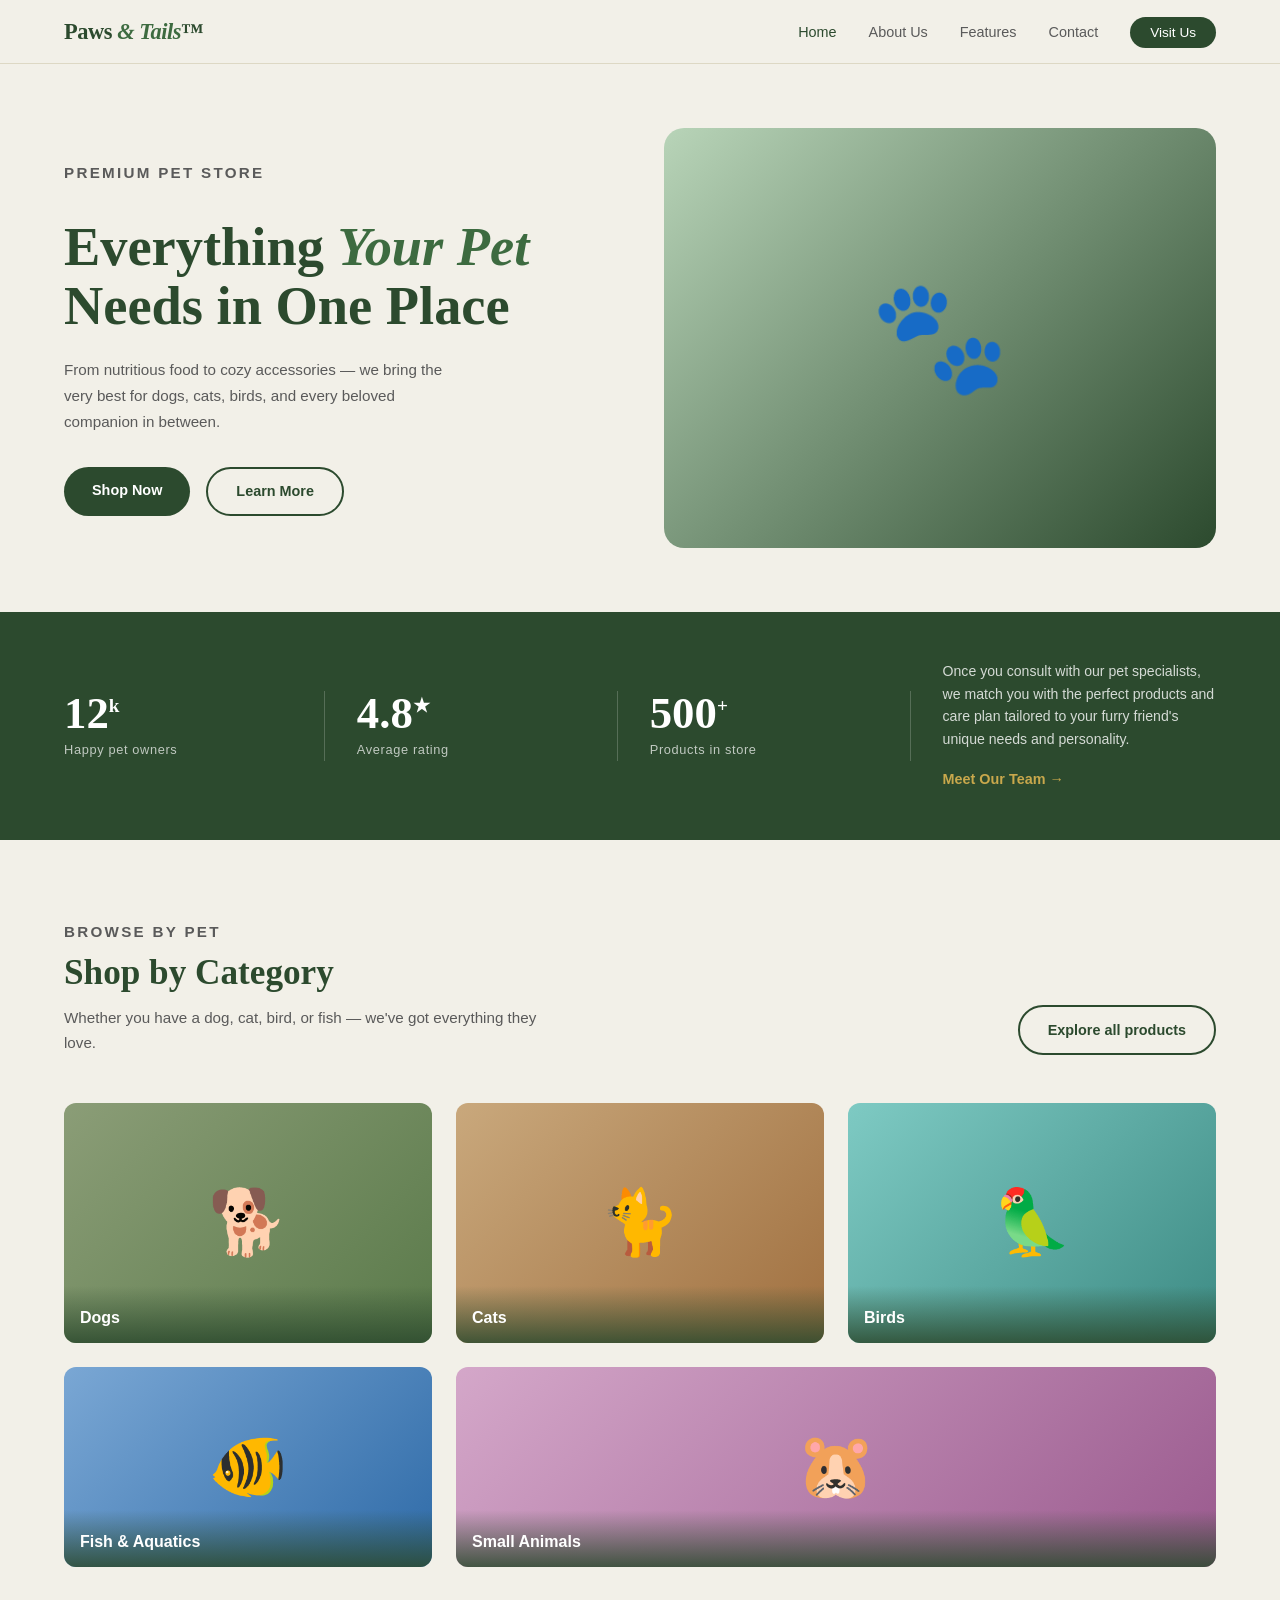
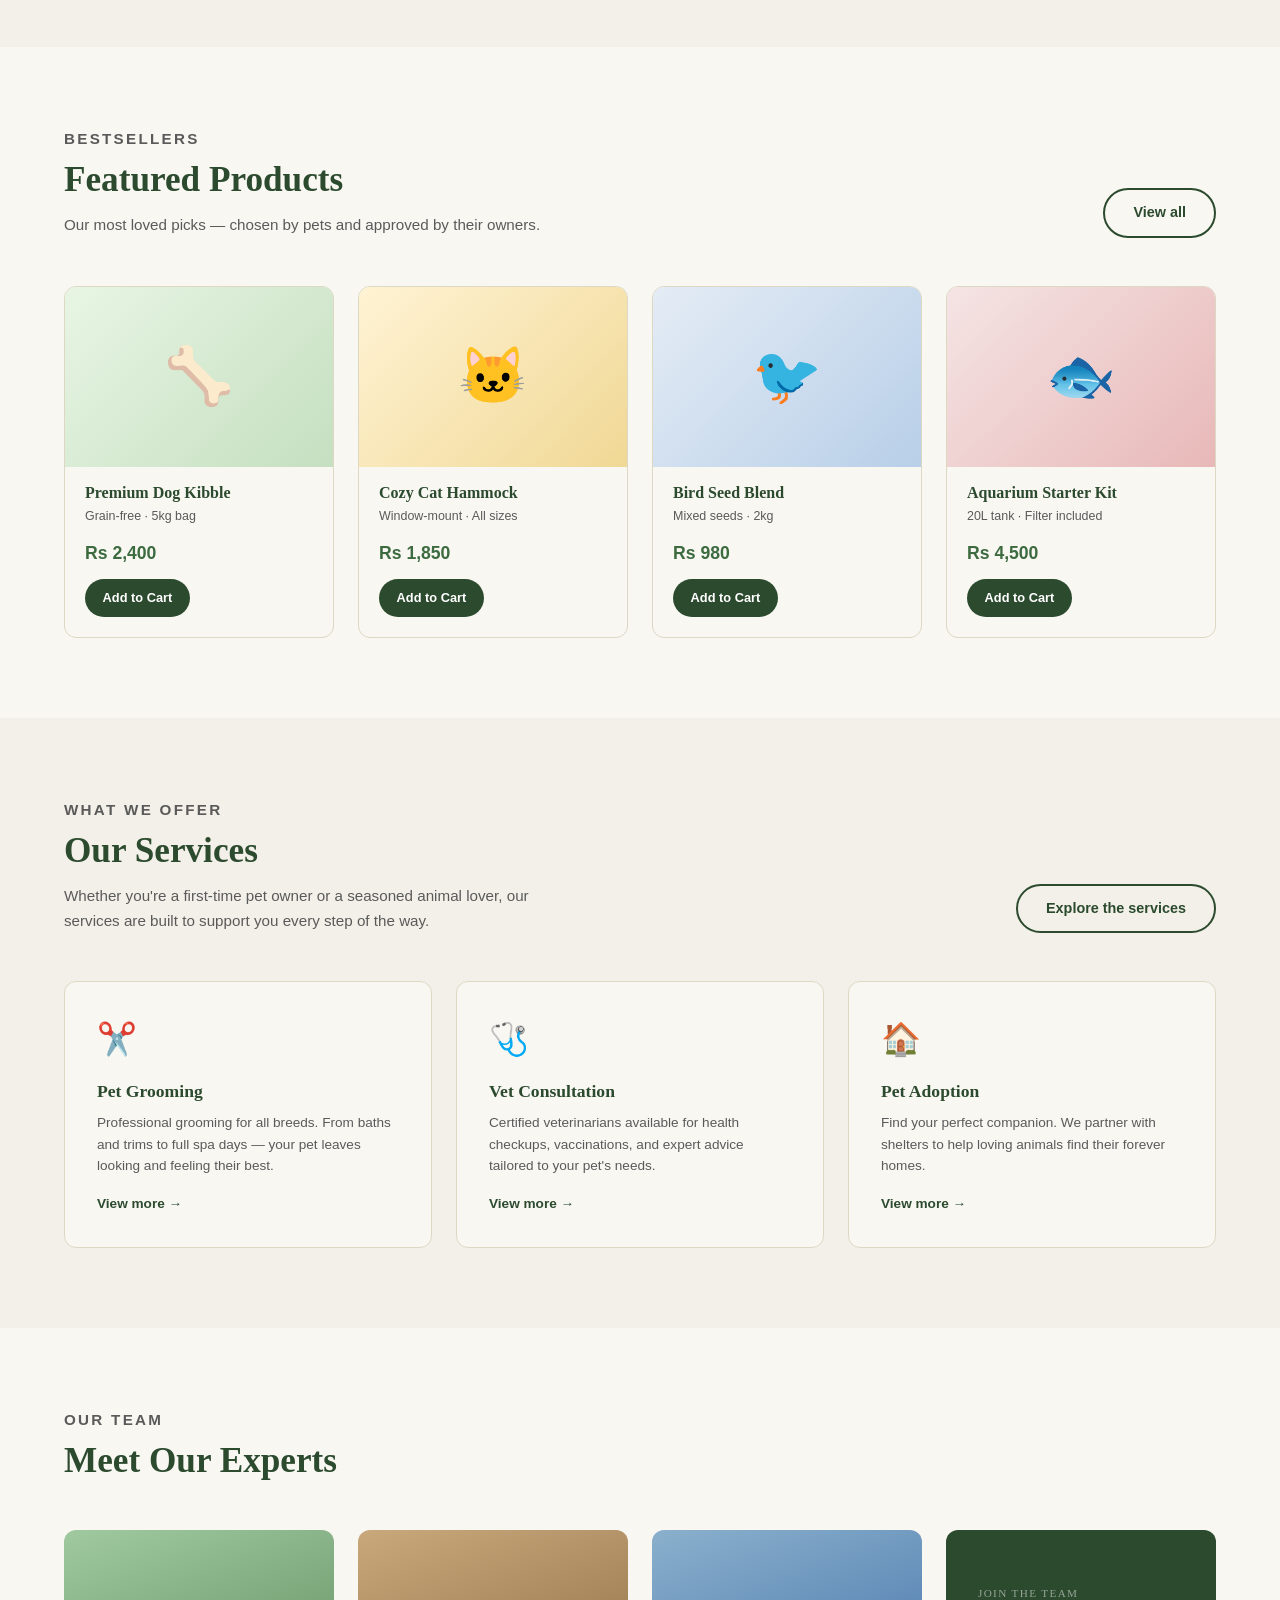
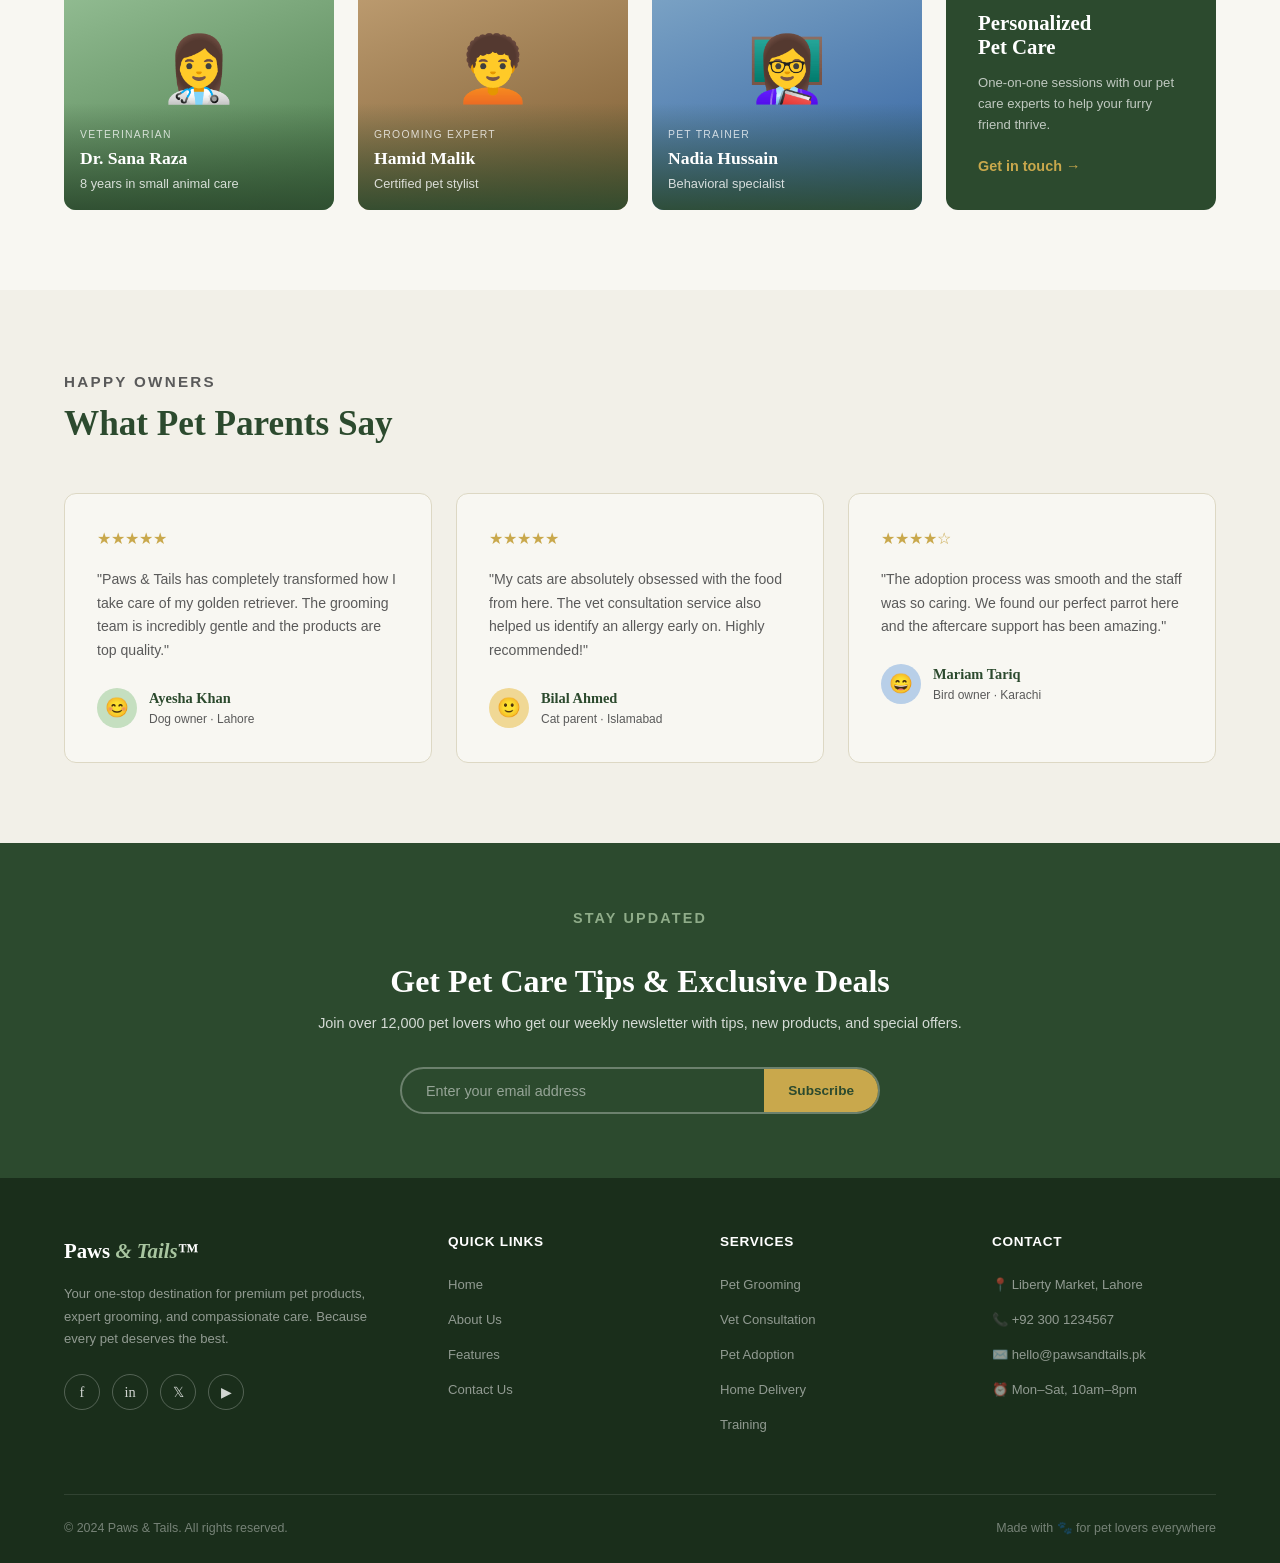
<file: index.html>
<!DOCTYPE html>
<html lang="en">
<head>
    <meta charset="UTF-8">
    <meta name="viewport" content="width=device-width, initial-scale=1.0">
    <title>Paws & Tails </title>
      <link rel="stylesheet" href="style.css" />

</head>
<body>

  <!-- NAVBAR -->
  <nav class="navbar">
    <div class="logo">Paws <span>&amp; Tails</span>™</div>
    <ul class="nav-links">
      <li><a href="index.html" class="active">Home</a></li>
      <li><a href="about.html" class="nav-hidden">About Us</a></li>
      <li><a href="features.html" class="nav-hidden">Features</a></li>
      <li><a href="contact.html" class="nav-hidden">Contact</a></li>
      <li><a href="contact.html" class="nav-cta">Visit Us</a></li>
    </ul>
  </nav>

  <!-- HERO -->
  <section class="hero">
    <div class="hero-text">
      <p class="section-eyebrow">Premium Pet Store</p>
      <h1>Everything <em>Your Pet</em> Needs in One Place</h1>
      <p>From nutritious food to cozy accessories — we bring the very best for dogs, cats, birds, and every beloved companion in between.</p>
      <div class="hero-buttons">
        <a href="features.html" class="btn-primary">Shop Now</a>
        <a href="about.html" class="btn-outline">Learn More</a>
      </div>
    </div>
    <div class="hero-img-placeholder">🐾</div>
  </section>

  <!-- STATS BAND -->
  <div class="stats-band">
    <div class="stat-item">
      <div class="stat-number">12<sup>k</sup></div>
      <div class="stat-label">Happy pet owners</div>
    </div>
    <div class="stat-item">
      <div class="stat-number">4.8<sup>★</sup></div>
      <div class="stat-label">Average rating</div>
    </div>
    <div class="stat-item">
      <div class="stat-number">500<sup>+</sup></div>
      <div class="stat-label">Products in store</div>
    </div>
    <div class="stat-desc">
      <p>Once you consult with our pet specialists, we match you with the perfect products and care plan tailored to your furry friend's unique needs and personality.</p>
      <a href="about.html" class="btn-gold">Meet Our Team →</a>
    </div>
  </div>

  <!-- SHOP BY CATEGORY -->
  <section class="section">
    <div class="section-header-row">
      <div class="section-header" style="margin-bottom:0;">
        <p class="section-eyebrow">Browse by Pet</p>
        <h2>Shop by Category</h2>
        <p>Whether you have a dog, cat, bird, or fish — we've got everything they love.</p>
      </div>
      <a href="features.html" class="btn-outline">Explore all products</a>
    </div>
    <div style="display:grid; grid-template-columns:repeat(3,1fr); grid-template-rows:auto auto; gap:1.5rem; margin-top:2.5rem;">
      <div class="category-card" style="height:240px;">
        <div class="img-placeholder cat-dogs" style="width:100%;height:100%;">🐕</div>
        <div class="cat-label">Dogs</div>
      </div>
      <div class="category-card" style="height:240px;">
        <div class="img-placeholder cat-cats" style="width:100%;height:100%;">🐈</div>
        <div class="cat-label">Cats</div>
      </div>
      <div class="category-card" style="height:240px;">
        <div class="img-placeholder cat-birds" style="width:100%;height:100%;">🦜</div>
        <div class="cat-label">Birds</div>
      </div>
      <div class="category-card" style="height:200px;">
        <div class="img-placeholder cat-fish" style="width:100%;height:100%;">🐠</div>
        <div class="cat-label">Fish &amp; Aquatics</div>
      </div>
      <div class="category-card" style="height:200px; grid-column:span 2;">
        <div class="img-placeholder cat-small" style="width:100%;height:100%;">🐹</div>
        <div class="cat-label">Small Animals</div>
      </div>
    </div>
  </section>

  <!-- FEATURED PRODUCTS -->
  <section class="section" style="background-color:var(--card-bg);">
    <div class="section-header-row">
      <div class="section-header" style="margin-bottom:0;">
        <p class="section-eyebrow">Bestsellers</p>
        <h2>Featured Products</h2>
        <p>Our most loved picks — chosen by pets and approved by their owners.</p>
      </div>
      <a href="features.html" class="btn-outline">View all</a>
    </div>
    <div class="cards-grid cards-grid-4" style="margin-top:2.5rem;">
      <div class="product-card">
        <div class="prod-img prod-img-1">🦴</div>
        <div class="product-info">
          <h4>Premium Dog Kibble</h4>
          <div class="price-sub">Grain-free · 5kg bag</div>
          <div class="price">Rs 2,400</div>
          <a href="features.html" class="btn-primary" style="font-size:0.8rem;padding:0.55rem 1.1rem;margin-top:0.75rem;">Add to Cart</a>
        </div>
      </div>
      <div class="product-card">
        <div class="prod-img prod-img-2">🐱</div>
        <div class="product-info">
          <h4>Cozy Cat Hammock</h4>
          <div class="price-sub">Window-mount · All sizes</div>
          <div class="price">Rs 1,850</div>
          <a href="features.html" class="btn-primary" style="font-size:0.8rem;padding:0.55rem 1.1rem;margin-top:0.75rem;">Add to Cart</a>
        </div>
      </div>
      <div class="product-card">
        <div class="prod-img prod-img-3">🐦</div>
        <div class="product-info">
          <h4>Bird Seed Blend</h4>
          <div class="price-sub">Mixed seeds · 2kg</div>
          <div class="price">Rs 980</div>
          <a href="features.html" class="btn-primary" style="font-size:0.8rem;padding:0.55rem 1.1rem;margin-top:0.75rem;">Add to Cart</a>
        </div>
      </div>
      <div class="product-card">
        <div class="prod-img prod-img-4">🐟</div>
        <div class="product-info">
          <h4>Aquarium Starter Kit</h4>
          <div class="price-sub">20L tank · Filter included</div>
          <div class="price">Rs 4,500</div>
          <a href="features.html" class="btn-primary" style="font-size:0.8rem;padding:0.55rem 1.1rem;margin-top:0.75rem;">Add to Cart</a>
        </div>
      </div>
    </div>
  </section>

  <!-- OUR SERVICES -->
  <section class="section">
    <div class="section-header-row">
      <div class="section-header" style="margin-bottom:0;">
        <p class="section-eyebrow">What We Offer</p>
        <h2>Our Services</h2>
        <p>Whether you're a first-time pet owner or a seasoned animal lover, our services are built to support you every step of the way.</p>
      </div>
      <a href="features.html" class="btn-outline">Explore the services</a>
    </div>
    <div class="cards-grid cards-grid-3" style="margin-top:2.5rem;">
      <div class="service-card">
        <div class="card-icon">✂️</div>
        <h3>Pet Grooming</h3>
        <p>Professional grooming for all breeds. From baths and trims to full spa days — your pet leaves looking and feeling their best.</p>
        <a href="features.html" class="view-more">View more →</a>
      </div>
      <div class="service-card">
        <div class="card-icon">🩺</div>
        <h3>Vet Consultation</h3>
        <p>Certified veterinarians available for health checkups, vaccinations, and expert advice tailored to your pet's needs.</p>
        <a href="features.html" class="view-more">View more →</a>
      </div>
      <div class="service-card">
        <div class="card-icon">🏠</div>
        <h3>Pet Adoption</h3>
        <p>Find your perfect companion. We partner with shelters to help loving animals find their forever homes.</p>
        <a href="features.html" class="view-more">View more →</a>
      </div>
    </div>
  </section>

  <!-- MEET THE TEAM -->
  <section class="section" style="background-color:var(--card-bg);">
    <div class="section-header">
      <p class="section-eyebrow">Our Team</p>
      <h2>Meet Our Experts</h2>
    </div>
    <div class="team-grid">
      <div class="team-card">
        <div class="team-placeholder tp1">👩‍⚕️</div>
        <div class="team-overlay">
          <div class="eyebrow">Veterinarian</div>
          <h3>Dr. Sana Raza</h3>
          <p>8 years in small animal care</p>
        </div>
      </div>
      <div class="team-card">
        <div class="team-placeholder tp2">🧑‍🦱</div>
        <div class="team-overlay">
          <div class="eyebrow">Grooming Expert</div>
          <h3>Hamid Malik</h3>
          <p>Certified pet stylist</p>
        </div>
      </div>
      <div class="team-card">
        <div class="team-placeholder tp3">👩‍🏫</div>
        <div class="team-overlay">
          <div class="eyebrow">Pet Trainer</div>
          <h3>Nadia Hussain</h3>
          <p>Behavioral specialist</p>
        </div>
      </div>
      <div class="team-card" style="background-color:var(--dark-green);padding:2rem;display:flex;flex-direction:column;justify-content:flex-end;">
        <div style="color:rgba(255,255,255,0.5);font-size:0.7rem;letter-spacing:0.12em;text-transform:uppercase;margin-bottom:0.5rem;">Join the Team</div>
        <h3 style="color:var(--white);font-size:1.3rem;margin-bottom:0.75rem;">Personalized<br>Pet Care</h3>
        <p style="color:rgba(255,255,255,0.7);font-family:Arial,sans-serif;font-size:0.82rem;line-height:1.6;margin-bottom:1.25rem;">One-on-one sessions with our pet care experts to help your furry friend thrive.</p>
        <a href="contact.html" class="btn-gold">Get in touch →</a>
      </div>
    </div>
  </section>

  <!-- TESTIMONIALS -->
  <section class="section">
    <div class="section-header">
      <p class="section-eyebrow">Happy Owners</p>
      <h2>What Pet Parents Say</h2>
    </div>
    <div class="cards-grid cards-grid-3">
      <div class="testimonial-card">
        <div class="stars">★★★★★</div>
        <p>"Paws &amp; Tails has completely transformed how I take care of my golden retriever. The grooming team is incredibly gentle and the products are top quality."</p>
        <div class="reviewer">
          <div class="avatar-placeholder av1">😊</div>
          <div>
            <div class="name">Ayesha Khan</div>
            <div class="role">Dog owner · Lahore</div>
          </div>
        </div>
      </div>
      <div class="testimonial-card">
        <div class="stars">★★★★★</div>
        <p>"My cats are absolutely obsessed with the food from here. The vet consultation service also helped us identify an allergy early on. Highly recommended!"</p>
        <div class="reviewer">
          <div class="avatar-placeholder av2">🙂</div>
          <div>
            <div class="name">Bilal Ahmed</div>
            <div class="role">Cat parent · Islamabad</div>
          </div>
        </div>
      </div>
      <div class="testimonial-card">
        <div class="stars">★★★★☆</div>
        <p>"The adoption process was smooth and the staff was so caring. We found our perfect parrot here and the aftercare support has been amazing."</p>
        <div class="reviewer">
          <div class="avatar-placeholder av3">😄</div>
          <div>
            <div class="name">Mariam Tariq</div>
            <div class="role">Bird owner · Karachi</div>
          </div>
        </div>
      </div>
    </div>
  </section>

  <!-- NEWSLETTER -->
  <div class="newsletter-section">
    <p class="section-eyebrow" style="color:var(--light-green);">Stay Updated</p>
    <h2>Get Pet Care Tips &amp; Exclusive Deals</h2>
    <p>Join over 12,000 pet lovers who get our weekly newsletter with tips, new products, and special offers.</p>
    <div class="newsletter-form">
      <input type="email" placeholder="Enter your email address" />
      <button type="button">Subscribe</button>
    </div>
  </div>

  <!-- FOOTER -->
  <footer>
    <div class="footer-grid">
      <div class="footer-brand">
        <div class="logo">Paws <span>&amp; Tails</span>™</div>
        <p>Your one-stop destination for premium pet products, expert grooming, and compassionate care. Because every pet deserves the best.</p>
        <div class="social-icons">
          <a href="#">f</a><a href="#">in</a><a href="#">𝕏</a><a href="#">▶</a>
        </div>
      </div>
      <div class="footer-col">
        <h4>Quick Links</h4>
        <ul>
          <li><a href="index.html">Home</a></li>
          <li><a href="about.html">About Us</a></li>
          <li><a href="features.html">Features</a></li>
          <li><a href="contact.html">Contact Us</a></li>
        </ul>
      </div>
      <div class="footer-col">
        <h4>Services</h4>
        <ul>
          <li><a href="features.html">Pet Grooming</a></li>
          <li><a href="features.html">Vet Consultation</a></li>
          <li><a href="features.html">Pet Adoption</a></li>
          <li><a href="features.html">Home Delivery</a></li>
          <li><a href="features.html">Training</a></li>
        </ul>
      </div>
      <div class="footer-col">
        <h4>Contact</h4>
        <ul>
          <li><a href="#">📍 Liberty Market, Lahore</a></li>
          <li><a href="#">📞 +92 300 1234567</a></li>
          <li><a href="#">✉️ hello@pawsandtails.pk</a></li>
          <li><a href="#">⏰ Mon–Sat, 10am–8pm</a></li>
        </ul>
      </div>
    </div>
    <div class="footer-bottom">
      <p>© 2024 Paws &amp; Tails. All rights reserved.</p>
      <p>Made with 🐾 for pet lovers everywhere</p>
    </div>
  </footer>

</body>
</html>
</file>
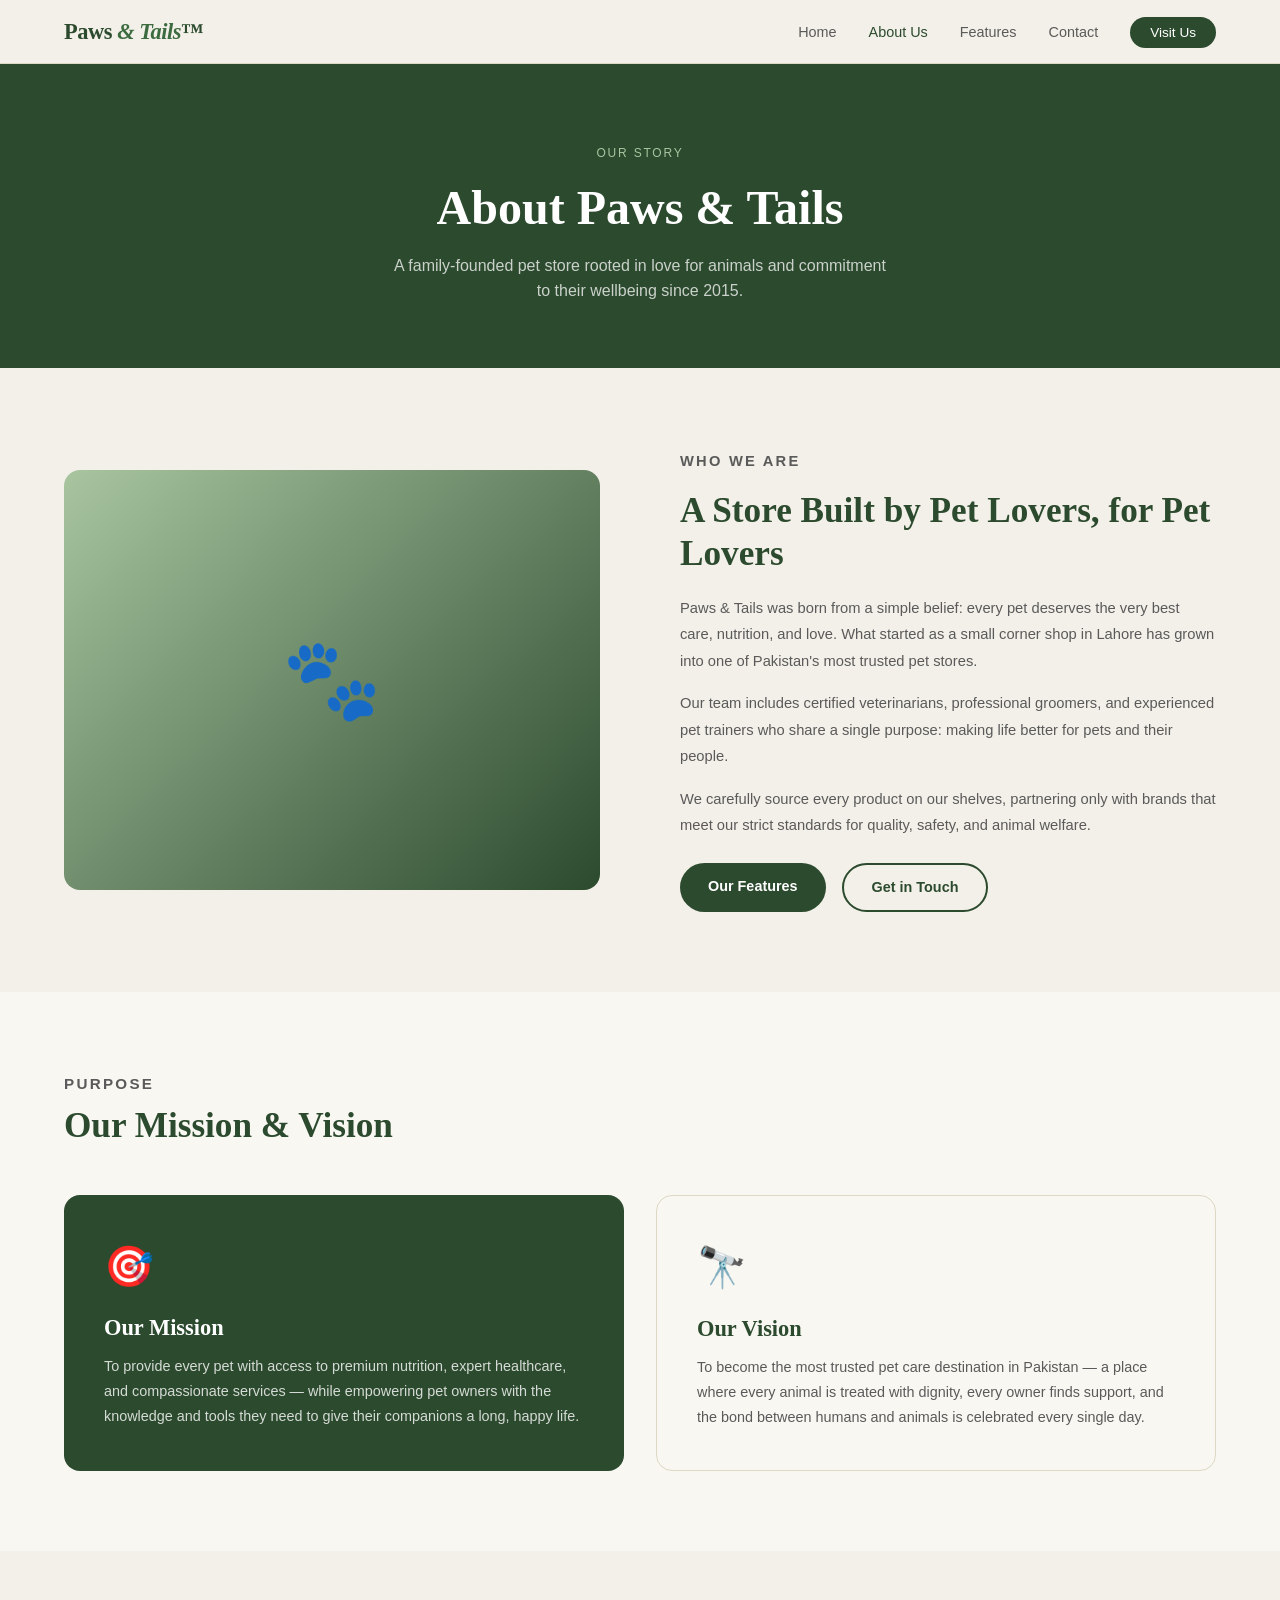
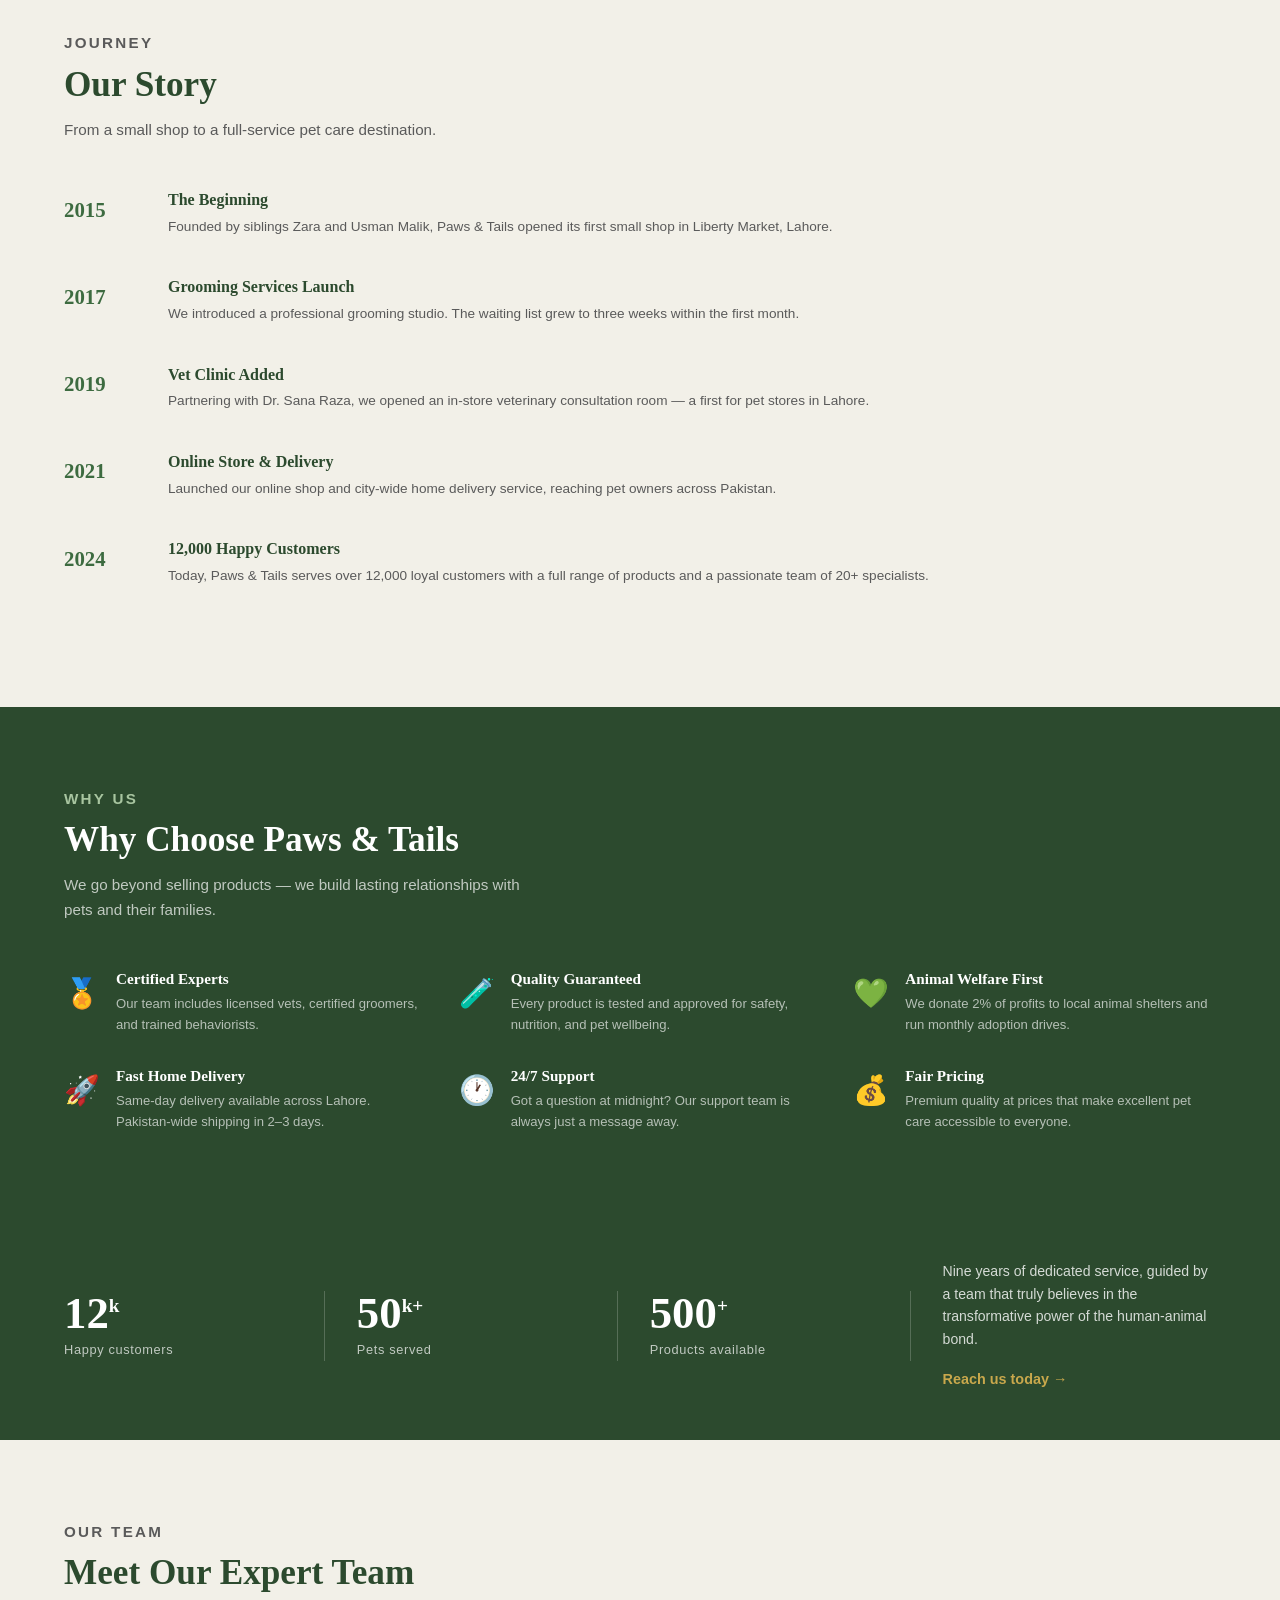
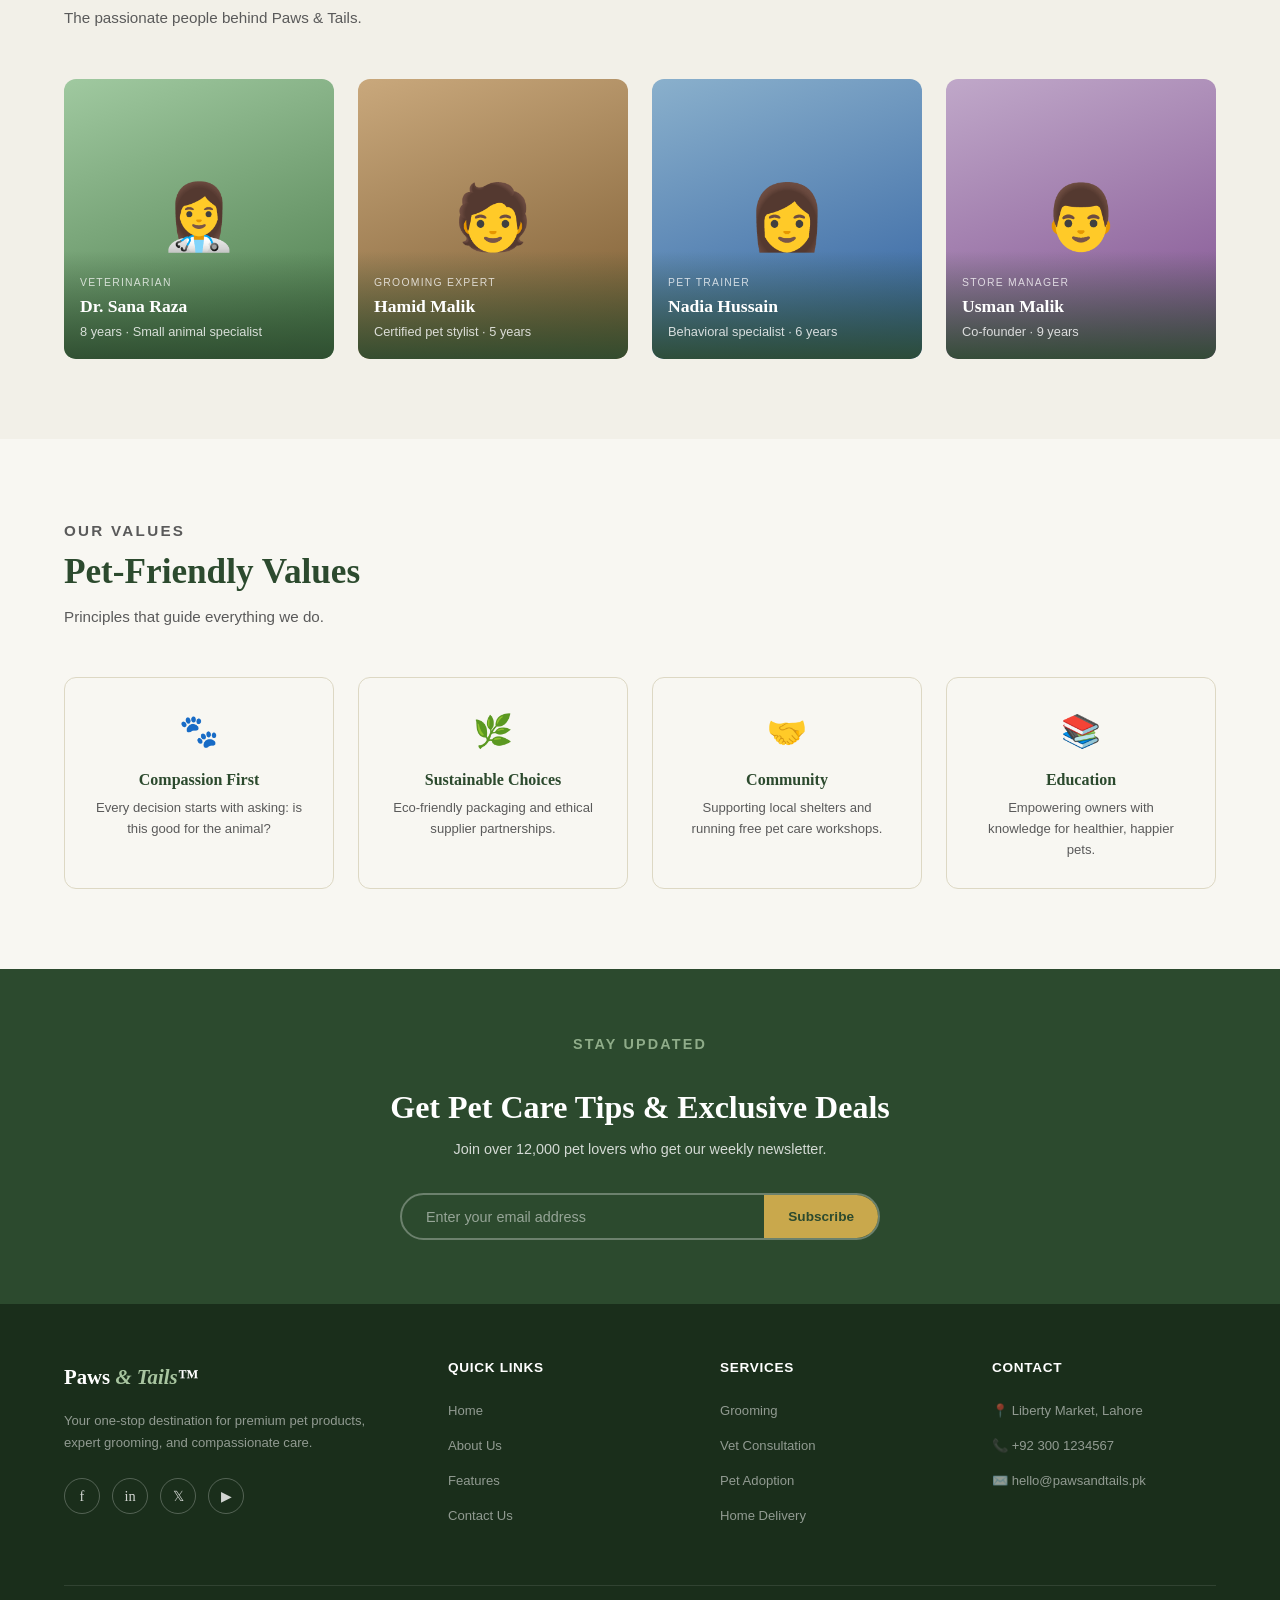
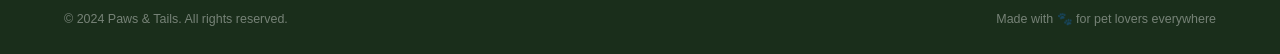
<file: about.html>
<!DOCTYPE html>
<html lang="en">
<head>
  <meta charset="UTF-8" />
  <meta name="viewport" content="width=device-width, initial-scale=1.0" />
  <title>About Us – Paws & Tails</title>
  <link rel="stylesheet" href="style.css" />
</head>
<body>

  <!-- NAVBAR -->
  <nav class="navbar">
    <div class="logo">Paws <span>&amp; Tails</span>™</div>
    <ul class="nav-links">
      <li><a href="index.html">Home</a></li>
      <li><a href="about.html" class="active">About Us</a></li>
      <li><a href="features.html" class="nav-hidden">Features</a></li>
      <li><a href="contact.html" class="nav-hidden">Contact</a></li>
      <li><a href="contact.html" class="nav-cta">Visit Us</a></li>
    </ul>
  </nav>

  <!-- PAGE HERO -->
  <div class="page-hero">
    <div class="eyebrow">Our Story</div>
    <h1>About Paws &amp; Tails</h1>
    <p>A family-founded pet store rooted in love for animals and commitment to their wellbeing since 2015.</p>
  </div>

  <!-- INTRO -->
  <section class="section">
    <div class="about-intro">
      <div class="img-placeholder" style="height:420px;border-radius:16px;background:linear-gradient(135deg,var(--light-green),var(--dark-green));font-size:5rem;">🐾</div>
      <div class="content">
        <p class="section-eyebrow">Who We Are</p>
        <h2>A Store Built by Pet Lovers, for Pet Lovers</h2>
        <p>Paws &amp; Tails was born from a simple belief: every pet deserves the very best care, nutrition, and love. What started as a small corner shop in Lahore has grown into one of Pakistan's most trusted pet stores.</p>
        <p>Our team includes certified veterinarians, professional groomers, and experienced pet trainers who share a single purpose: making life better for pets and their people.</p>
        <p>We carefully source every product on our shelves, partnering only with brands that meet our strict standards for quality, safety, and animal welfare.</p>
        <div style="display:flex;gap:1rem;margin-top:1.5rem;flex-wrap:wrap;">
          <a href="features.html" class="btn-primary">Our Features</a>
          <a href="contact.html" class="btn-outline">Get in Touch</a>
        </div>
      </div>
    </div>
  </section>

  <!-- MISSION & VISION -->
  <section class="section" style="background-color:var(--card-bg);">
    <div class="section-header">
      <p class="section-eyebrow">Purpose</p>
      <h2>Our Mission &amp; Vision</h2>
    </div>
    <div class="mission-vision">
      <div class="mv-card mission">
        <div class="mv-icon">🎯</div>
        <h3>Our Mission</h3>
        <p>To provide every pet with access to premium nutrition, expert healthcare, and compassionate services — while empowering pet owners with the knowledge and tools they need to give their companions a long, happy life.</p>
      </div>
      <div class="mv-card vision">
        <div class="mv-icon">🔭</div>
        <h3>Our Vision</h3>
        <p>To become the most trusted pet care destination in Pakistan — a place where every animal is treated with dignity, every owner finds support, and the bond between humans and animals is celebrated every single day.</p>
      </div>
    </div>
  </section>

  <!-- TIMELINE -->
  <section class="section">
    <div class="section-header">
      <p class="section-eyebrow">Journey</p>
      <h2>Our Story</h2>
      <p>From a small shop to a full-service pet care destination.</p>
    </div>
    <div class="timeline-item">
      <div class="timeline-year">2015</div>
      <div class="timeline-content"><h4>The Beginning</h4><p>Founded by siblings Zara and Usman Malik, Paws &amp; Tails opened its first small shop in Liberty Market, Lahore.</p></div>
    </div>
    <div class="timeline-item">
      <div class="timeline-year">2017</div>
      <div class="timeline-content"><h4>Grooming Services Launch</h4><p>We introduced a professional grooming studio. The waiting list grew to three weeks within the first month.</p></div>
    </div>
    <div class="timeline-item">
      <div class="timeline-year">2019</div>
      <div class="timeline-content"><h4>Vet Clinic Added</h4><p>Partnering with Dr. Sana Raza, we opened an in-store veterinary consultation room — a first for pet stores in Lahore.</p></div>
    </div>
    <div class="timeline-item">
      <div class="timeline-year">2021</div>
      <div class="timeline-content"><h4>Online Store &amp; Delivery</h4><p>Launched our online shop and city-wide home delivery service, reaching pet owners across Pakistan.</p></div>
    </div>
    <div class="timeline-item">
      <div class="timeline-year">2024</div>
      <div class="timeline-content"><h4>12,000 Happy Customers</h4><p>Today, Paws &amp; Tails serves over 12,000 loyal customers with a full range of products and a passionate team of 20+ specialists.</p></div>
    </div>
  </section>

  <!-- WHY CHOOSE US -->
  <section class="section" style="background-color:var(--dark-green);color:var(--white);">
    <div class="section-header">
      <p class="section-eyebrow" style="color:var(--light-green);">Why Us</p>
      <h2 style="color:var(--white);">Why Choose Paws &amp; Tails</h2>
      <p style="color:rgba(255,255,255,0.7);">We go beyond selling products — we build lasting relationships with pets and their families.</p>
    </div>
    <div class="why-us-grid">
      <div class="why-card"><div class="w-icon">🏅</div><div><h4 style="color:var(--white);">Certified Experts</h4><p style="color:rgba(255,255,255,0.65);">Our team includes licensed vets, certified groomers, and trained behaviorists.</p></div></div>
      <div class="why-card"><div class="w-icon">🧪</div><div><h4 style="color:var(--white);">Quality Guaranteed</h4><p style="color:rgba(255,255,255,0.65);">Every product is tested and approved for safety, nutrition, and pet wellbeing.</p></div></div>
      <div class="why-card"><div class="w-icon">💚</div><div><h4 style="color:var(--white);">Animal Welfare First</h4><p style="color:rgba(255,255,255,0.65);">We donate 2% of profits to local animal shelters and run monthly adoption drives.</p></div></div>
      <div class="why-card"><div class="w-icon">🚀</div><div><h4 style="color:var(--white);">Fast Home Delivery</h4><p style="color:rgba(255,255,255,0.65);">Same-day delivery available across Lahore. Pakistan-wide shipping in 2–3 days.</p></div></div>
      <div class="why-card"><div class="w-icon">🕐</div><div><h4 style="color:var(--white);">24/7 Support</h4><p style="color:rgba(255,255,255,0.65);">Got a question at midnight? Our support team is always just a message away.</p></div></div>
      <div class="why-card"><div class="w-icon">💰</div><div><h4 style="color:var(--white);">Fair Pricing</h4><p style="color:rgba(255,255,255,0.65);">Premium quality at prices that make excellent pet care accessible to everyone.</p></div></div>
    </div>
  </section>

  <!-- STATS BAND -->
  <div class="stats-band">
    <div class="stat-item"><div class="stat-number">12<sup>k</sup></div><div class="stat-label">Happy customers</div></div>
    <div class="stat-item"><div class="stat-number">50<sup>k+</sup></div><div class="stat-label">Pets served</div></div>
    <div class="stat-item"><div class="stat-number">500<sup>+</sup></div><div class="stat-label">Products available</div></div>
    <div class="stat-desc">
      <p>Nine years of dedicated service, guided by a team that truly believes in the transformative power of the human-animal bond.</p>
      <a href="contact.html" class="btn-gold">Reach us today →</a>
    </div>
  </div>

  <!-- TEAM -->
  <section class="section">
    <div class="section-header">
      <p class="section-eyebrow">Our Team</p>
      <h2>Meet Our Expert Team</h2>
      <p>The passionate people behind Paws &amp; Tails.</p>
    </div>
    <div class="team-grid">
      <div class="team-card"><div class="team-placeholder tp1">👩‍⚕️</div><div class="team-overlay"><div class="eyebrow">Veterinarian</div><h3>Dr. Sana Raza</h3><p>8 years · Small animal specialist</p></div></div>
      <div class="team-card"><div class="team-placeholder tp2">🧑</div><div class="team-overlay"><div class="eyebrow">Grooming Expert</div><h3>Hamid Malik</h3><p>Certified pet stylist · 5 years</p></div></div>
      <div class="team-card"><div class="team-placeholder tp3">👩</div><div class="team-overlay"><div class="eyebrow">Pet Trainer</div><h3>Nadia Hussain</h3><p>Behavioral specialist · 6 years</p></div></div>
      <div class="team-card"><div class="team-placeholder tp4">👨</div><div class="team-overlay"><div class="eyebrow">Store Manager</div><h3>Usman Malik</h3><p>Co-founder · 9 years</p></div></div>
    </div>
  </section>

  <!-- VALUES -->
  <section class="section" style="background-color:var(--card-bg);">
    <div class="section-header">
      <p class="section-eyebrow">Our Values</p>
      <h2>Pet-Friendly Values</h2>
      <p>Principles that guide everything we do.</p>
    </div>
    <div class="cards-grid cards-grid-4">
      <div class="value-card"><div class="v-icon">🐾</div><h4>Compassion First</h4><p>Every decision starts with asking: is this good for the animal?</p></div>
      <div class="value-card"><div class="v-icon">🌿</div><h4>Sustainable Choices</h4><p>Eco-friendly packaging and ethical supplier partnerships.</p></div>
      <div class="value-card"><div class="v-icon">🤝</div><h4>Community</h4><p>Supporting local shelters and running free pet care workshops.</p></div>
      <div class="value-card"><div class="v-icon">📚</div><h4>Education</h4><p>Empowering owners with knowledge for healthier, happier pets.</p></div>
    </div>
  </section>

  <!-- NEWSLETTER -->
  <div class="newsletter-section">
    <p class="section-eyebrow" style="color:var(--light-green);">Stay Updated</p>
    <h2>Get Pet Care Tips &amp; Exclusive Deals</h2>
    <p>Join over 12,000 pet lovers who get our weekly newsletter.</p>
    <div class="newsletter-form">
      <input type="email" placeholder="Enter your email address" />
      <button type="button">Subscribe</button>
    </div>
  </div>

  <!-- FOOTER -->
  <footer>
    <div class="footer-grid">
      <div class="footer-brand">
        <div class="logo">Paws <span>&amp; Tails</span>™</div>
        <p>Your one-stop destination for premium pet products, expert grooming, and compassionate care.</p>
        <div class="social-icons"><a href="#">f</a><a href="#">in</a><a href="#">𝕏</a><a href="#">▶</a></div>
      </div>
      <div class="footer-col"><h4>Quick Links</h4><ul><li><a href="index.html">Home</a></li><li><a href="about.html">About Us</a></li><li><a href="features.html">Features</a></li><li><a href="contact.html">Contact Us</a></li></ul></div>
      <div class="footer-col"><h4>Services</h4><ul><li><a href="features.html">Grooming</a></li><li><a href="features.html">Vet Consultation</a></li><li><a href="features.html">Pet Adoption</a></li><li><a href="features.html">Home Delivery</a></li></ul></div>
      <div class="footer-col"><h4>Contact</h4><ul><li><a href="#">📍 Liberty Market, Lahore</a></li><li><a href="#">📞 +92 300 1234567</a></li><li><a href="#">✉️ hello@pawsandtails.pk</a></li></ul></div>
    </div>
    <div class="footer-bottom">
      <p>© 2024 Paws &amp; Tails. All rights reserved.</p>
      <p>Made with 🐾 for pet lovers everywhere</p>
    </div>
  </footer>

</body>
</html>
</file>
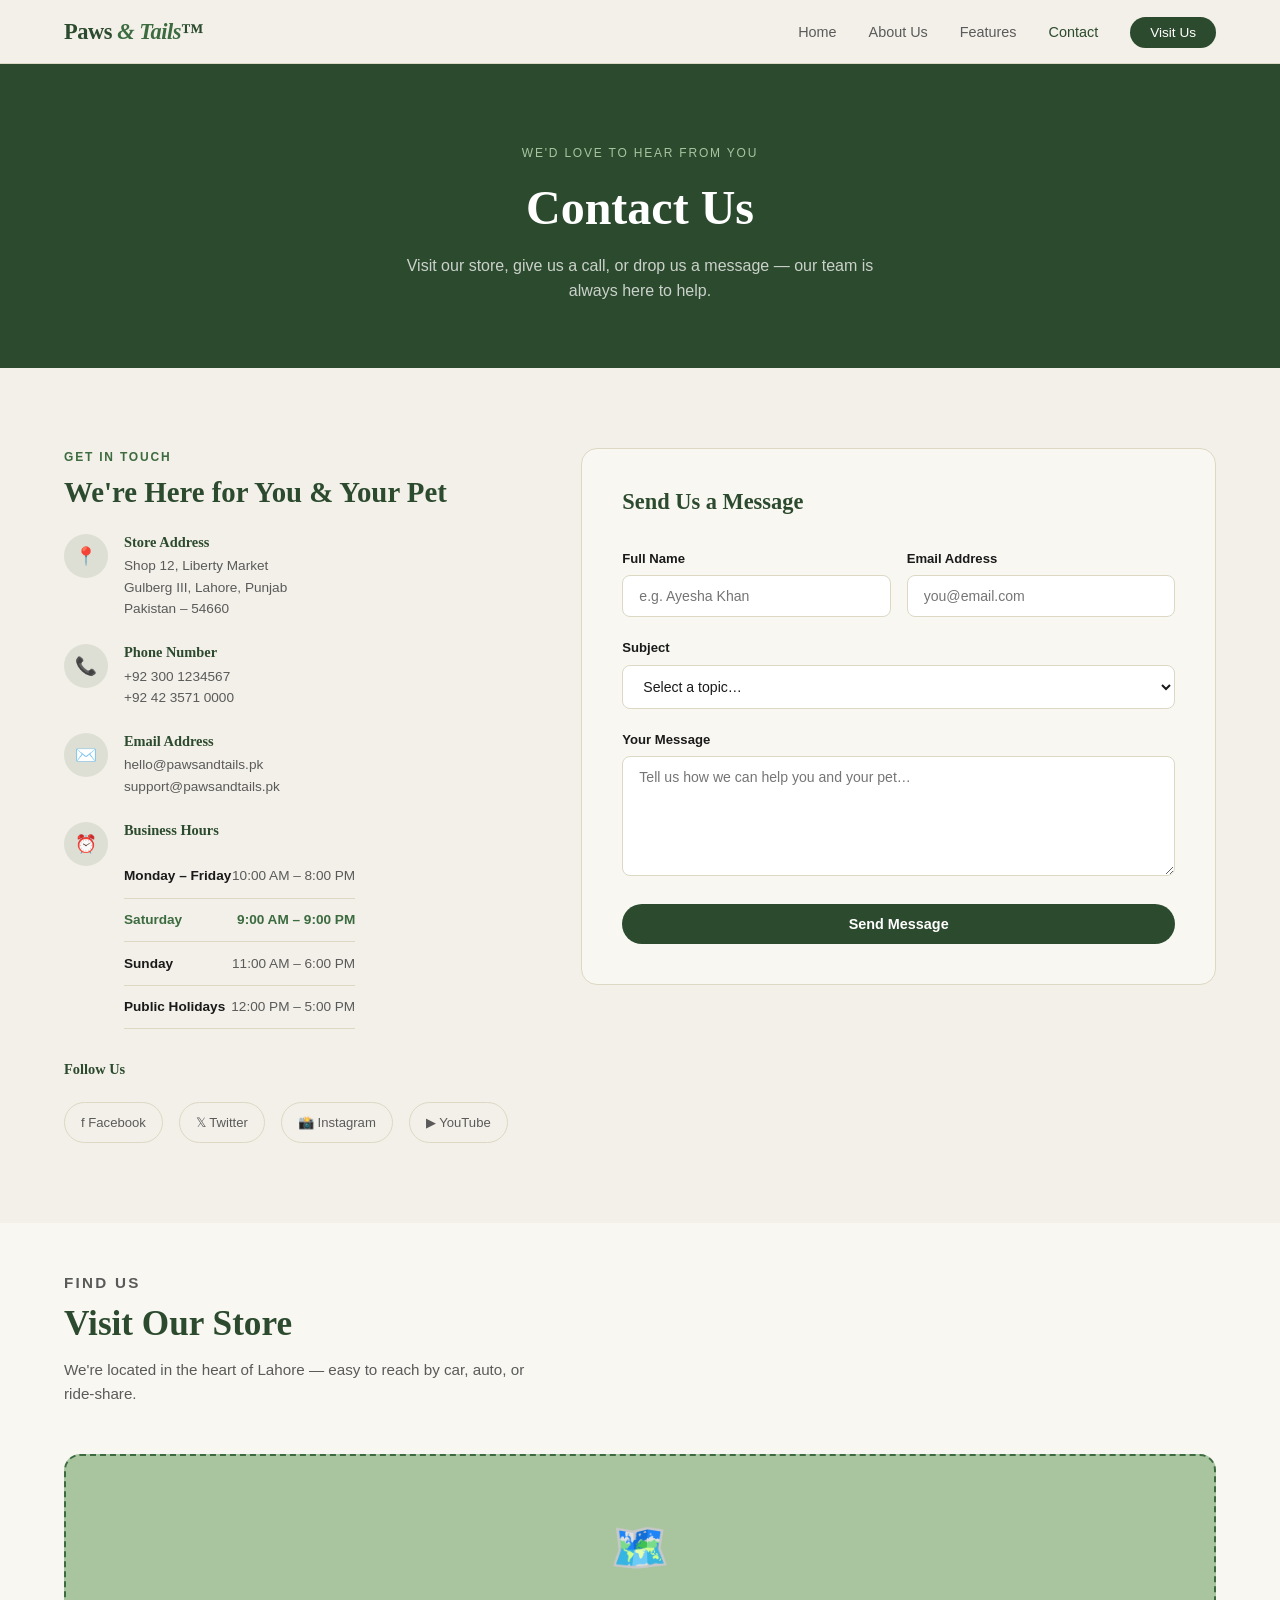
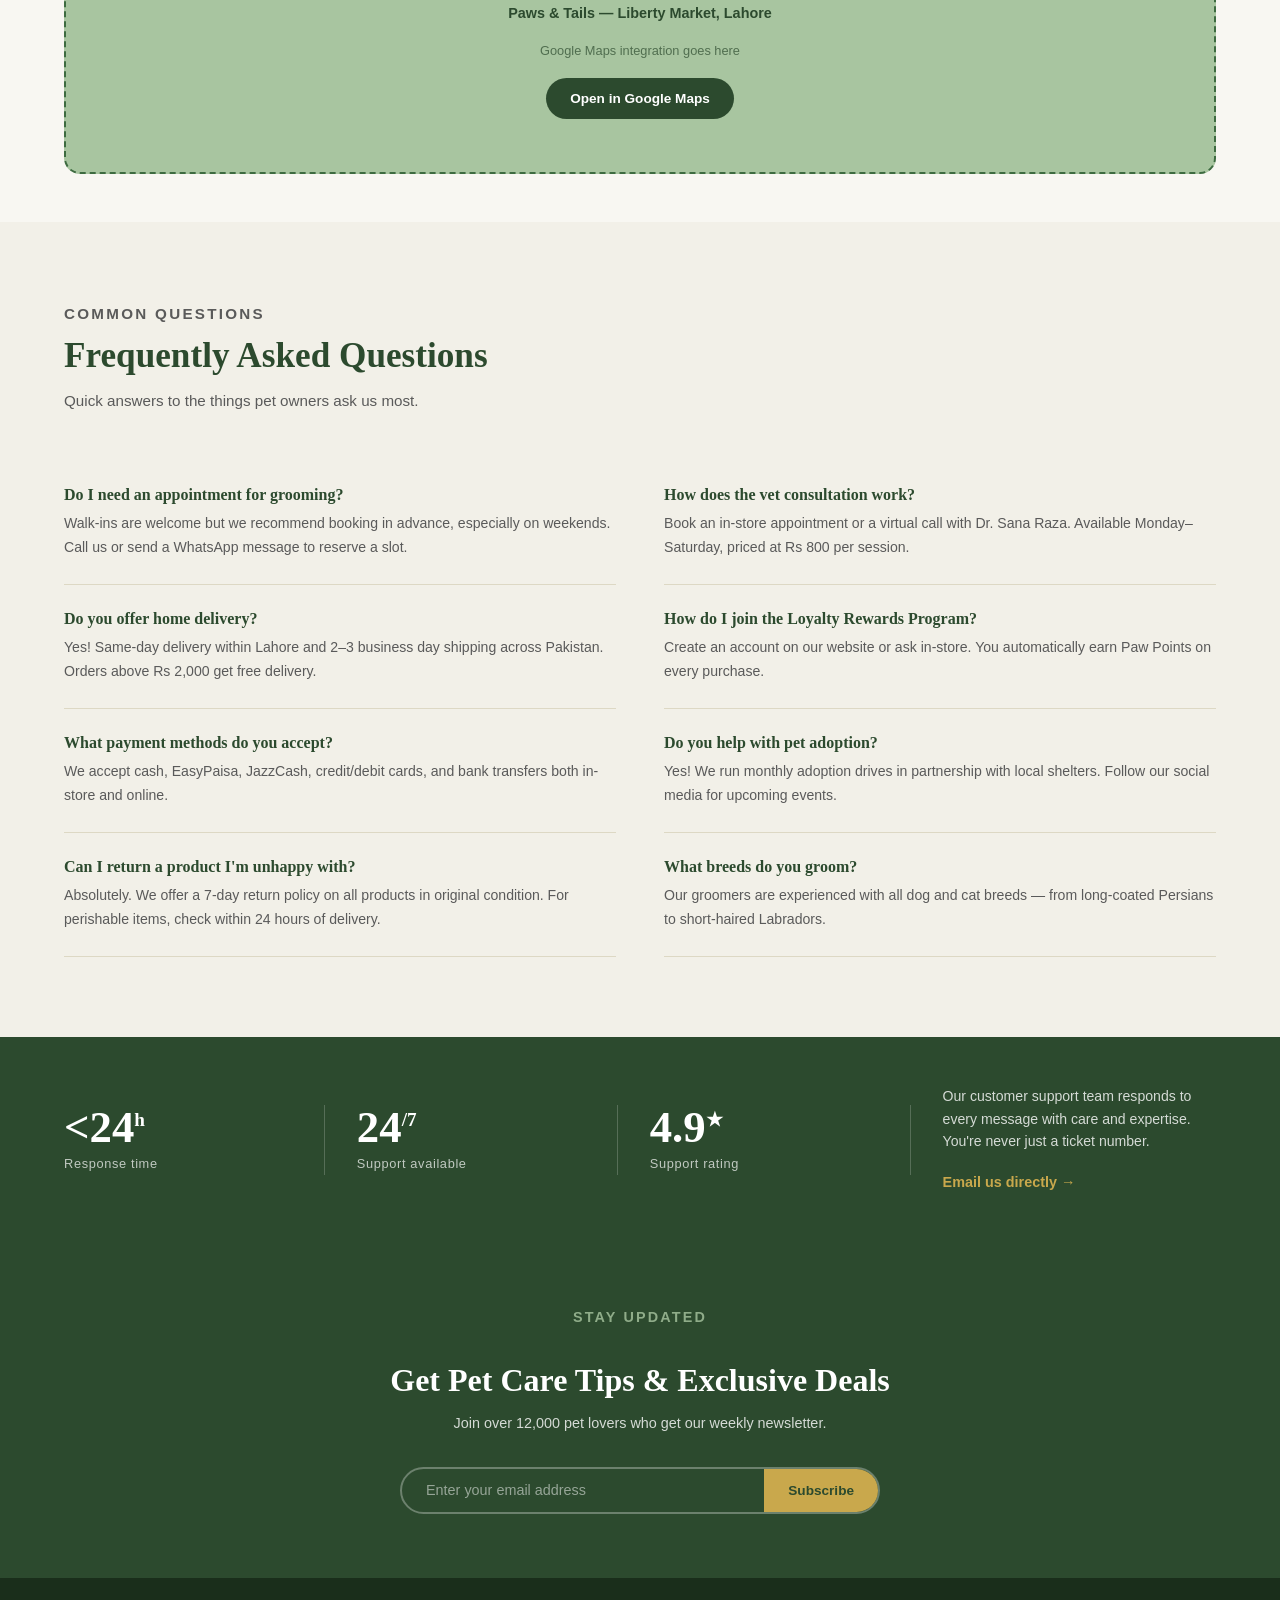
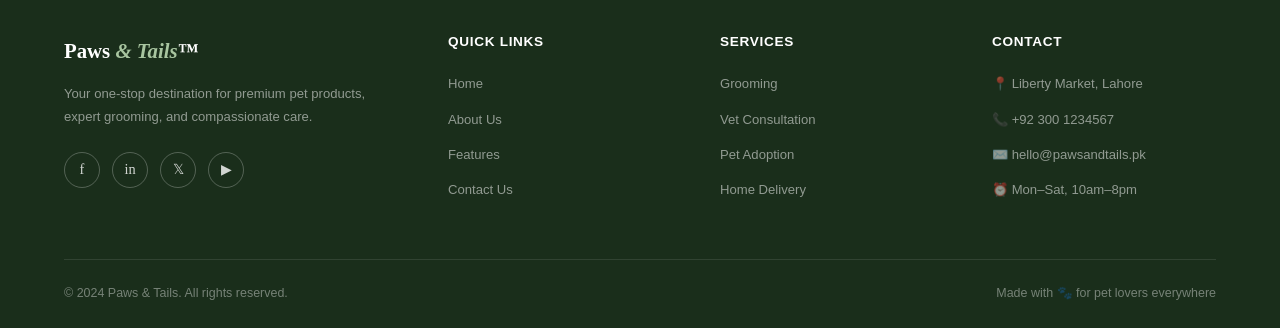
<file: contact.html>
<!DOCTYPE html>
<html lang="en">
<head>
  <meta charset="UTF-8" />
  <meta name="viewport" content="width=device-width, initial-scale=1.0" />
  <title>Contact Us – Paws & Tails</title>
  <link rel="stylesheet" href="style.css" />
</head>
<body>

  <!-- NAVBAR -->
  <nav class="navbar">
    <div class="logo">Paws <span>&amp; Tails</span>™</div>
    <ul class="nav-links">
      <li><a href="index.html">Home</a></li>
      <li><a href="about.html" class="nav-hidden">About Us</a></li>
      <li><a href="features.html" class="nav-hidden">Features</a></li>
      <li><a href="contact.html" class="active">Contact</a></li>
      <li><a href="contact.html" class="nav-cta">Visit Us</a></li>
    </ul>
  </nav>

  <!-- PAGE HERO -->
  <div class="page-hero">
    <div class="eyebrow">We'd Love to Hear From You</div>
    <h1>Contact Us</h1>
    <p>Visit our store, give us a call, or drop us a message — our team is always here to help.</p>
  </div>

  <!-- CONTACT MAIN -->
  <section class="section">
    <div class="contact-grid">

      <!-- INFO -->
      <div class="contact-info">
        <p class="section-eyebrow">Get in Touch</p>
        <h2>We're Here for You &amp; Your Pet</h2>
        <div class="contact-detail">
          <div class="icon">📍</div>
          <div><h4>Store Address</h4><p>Shop 12, Liberty Market<br>Gulberg III, Lahore, Punjab<br>Pakistan – 54660</p></div>
        </div>
        <div class="contact-detail">
          <div class="icon">📞</div>
          <div><h4>Phone Number</h4><p>+92 300 1234567<br>+92 42 3571 0000</p></div>
        </div>
        <div class="contact-detail">
          <div class="icon">✉️</div>
          <div><h4>Email Address</h4><p>hello@pawsandtails.pk<br>support@pawsandtails.pk</p></div>
        </div>
        <div class="contact-detail">
          <div class="icon">⏰</div>
          <div>
            <h4>Business Hours</h4>
            <table class="hours-table">
              <tr><td>Monday – Friday</td><td>10:00 AM – 8:00 PM</td></tr>
              <tr class="today"><td>Saturday</td><td>9:00 AM – 9:00 PM</td></tr>
              <tr><td>Sunday</td><td>11:00 AM – 6:00 PM</td></tr>
              <tr><td>Public Holidays</td><td>12:00 PM – 5:00 PM</td></tr>
            </table>
          </div>
        </div>
        <div style="margin-top:2rem;">
          <h4 style="font-size:0.9rem;color:var(--dark-green);margin-bottom:0.5rem;">Follow Us</h4>
          <div class="social-links-row">
            <a href="#" class="social-link-btn">f Facebook</a>
            <a href="#" class="social-link-btn">𝕏 Twitter</a>
            <a href="#" class="social-link-btn">📸 Instagram</a>
            <a href="#" class="social-link-btn">▶ YouTube</a>
          </div>
        </div>
      </div>

      <!-- FORM -->
      <div class="contact-form">
        <h3>Send Us a Message</h3>
        <div class="form-row">
          <div class="form-group"><label for="name">Full Name</label><input type="text" id="name" placeholder="e.g. Ayesha Khan" /></div>
          <div class="form-group"><label for="email">Email Address</label><input type="email" id="email" placeholder="you@email.com" /></div>
        </div>
        <div class="form-group">
          <label for="subject">Subject</label>
          <select id="subject">
            <option value="">Select a topic…</option>
            <option>Product Enquiry</option>
            <option>Grooming Appointment</option>
            <option>Vet Consultation</option>
            <option>Pet Adoption</option>
            <option>Order / Delivery Issue</option>
            <option>Loyalty Rewards</option>
            <option>Other</option>
          </select>
        </div>
        <div class="form-group"><label for="message">Your Message</label><textarea id="message" placeholder="Tell us how we can help you and your pet…"></textarea></div>
        <button class="btn-primary" type="button" style="width:100%;" onclick="document.getElementById('form-success').style.display='block'">Send Message</button>
        <div class="form-success" id="form-success">✅ Thank you! We'll get back to you within 24 hours.</div>
      </div>

    </div>
  </section>

  <!-- MAP -->
  <section class="section-sm" style="background-color:var(--card-bg);">
    <div class="section-header">
      <p class="section-eyebrow">Find Us</p>
      <h2>Visit Our Store</h2>
      <p>We're located in the heart of Lahore — easy to reach by car, auto, or ride-share.</p>
    </div>
    <div class="map-placeholder">
      <div class="map-icon">🗺️</div>
      <p>Paws &amp; Tails — Liberty Market, Lahore</p>
      <p style="font-family:Arial,sans-serif;font-size:0.8rem;opacity:0.7;font-weight:400;">Google Maps integration goes here</p>
      <a href="https://maps.google.com" target="_blank" class="btn-primary" style="font-size:0.85rem;padding:0.6rem 1.5rem;">Open in Google Maps</a>
    </div>
  </section>

  <!-- FAQ -->
  <section class="section">
    <div class="section-header">
      <p class="section-eyebrow">Common Questions</p>
      <h2>Frequently Asked Questions</h2>
      <p>Quick answers to the things pet owners ask us most.</p>
    </div>
    <div class="faq-grid">
      <div>
        <div class="faq-item"><h4>Do I need an appointment for grooming?</h4><p>Walk-ins are welcome but we recommend booking in advance, especially on weekends. Call us or send a WhatsApp message to reserve a slot.</p></div>
        <div class="faq-item"><h4>Do you offer home delivery?</h4><p>Yes! Same-day delivery within Lahore and 2–3 business day shipping across Pakistan. Orders above Rs 2,000 get free delivery.</p></div>
        <div class="faq-item"><h4>What payment methods do you accept?</h4><p>We accept cash, EasyPaisa, JazzCash, credit/debit cards, and bank transfers both in-store and online.</p></div>
        <div class="faq-item"><h4>Can I return a product I'm unhappy with?</h4><p>Absolutely. We offer a 7-day return policy on all products in original condition. For perishable items, check within 24 hours of delivery.</p></div>
      </div>
      <div>
        <div class="faq-item"><h4>How does the vet consultation work?</h4><p>Book an in-store appointment or a virtual call with Dr. Sana Raza. Available Monday–Saturday, priced at Rs 800 per session.</p></div>
        <div class="faq-item"><h4>How do I join the Loyalty Rewards Program?</h4><p>Create an account on our website or ask in-store. You automatically earn Paw Points on every purchase.</p></div>
        <div class="faq-item"><h4>Do you help with pet adoption?</h4><p>Yes! We run monthly adoption drives in partnership with local shelters. Follow our social media for upcoming events.</p></div>
        <div class="faq-item"><h4>What breeds do you groom?</h4><p>Our groomers are experienced with all dog and cat breeds — from long-coated Persians to short-haired Labradors.</p></div>
      </div>
    </div>
  </section>

  <!-- STATS BAND -->
  <div class="stats-band">
    <div class="stat-item"><div class="stat-number">&lt;24<sup>h</sup></div><div class="stat-label">Response time</div></div>
    <div class="stat-item"><div class="stat-number">24<sup>/7</sup></div><div class="stat-label">Support available</div></div>
    <div class="stat-item"><div class="stat-number">4.9<sup>★</sup></div><div class="stat-label">Support rating</div></div>
    <div class="stat-desc">
      <p>Our customer support team responds to every message with care and expertise. You're never just a ticket number.</p>
      <a href="mailto:hello@pawsandtails.pk" class="btn-gold">Email us directly →</a>
    </div>
  </div>

  <!-- NEWSLETTER -->
  <div class="newsletter-section">
    <p class="section-eyebrow" style="color:var(--light-green);">Stay Updated</p>
    <h2>Get Pet Care Tips &amp; Exclusive Deals</h2>
    <p>Join over 12,000 pet lovers who get our weekly newsletter.</p>
    <div class="newsletter-form">
      <input type="email" placeholder="Enter your email address" />
      <button type="button">Subscribe</button>
    </div>
  </div>

  <!-- FOOTER -->
  <footer>
    <div class="footer-grid">
      <div class="footer-brand">
        <div class="logo">Paws <span>&amp; Tails</span>™</div>
        <p>Your one-stop destination for premium pet products, expert grooming, and compassionate care.</p>
        <div class="social-icons"><a href="#">f</a><a href="#">in</a><a href="#">𝕏</a><a href="#">▶</a></div>
      </div>
      <div class="footer-col"><h4>Quick Links</h4><ul><li><a href="index.html">Home</a></li><li><a href="about.html">About Us</a></li><li><a href="features.html">Features</a></li><li><a href="contact.html">Contact Us</a></li></ul></div>
      <div class="footer-col"><h4>Services</h4><ul><li><a href="features.html">Grooming</a></li><li><a href="features.html">Vet Consultation</a></li><li><a href="features.html">Pet Adoption</a></li><li><a href="features.html">Home Delivery</a></li></ul></div>
      <div class="footer-col"><h4>Contact</h4><ul><li><a href="#">📍 Liberty Market, Lahore</a></li><li><a href="#">📞 +92 300 1234567</a></li><li><a href="#">✉️ hello@pawsandtails.pk</a></li><li><a href="#">⏰ Mon–Sat, 10am–8pm</a></li></ul></div>
    </div>
    <div class="footer-bottom">
      <p>© 2024 Paws &amp; Tails. All rights reserved.</p>
      <p>Made with 🐾 for pet lovers everywhere</p>
    </div>
  </footer>

</body>
</html>
</file>
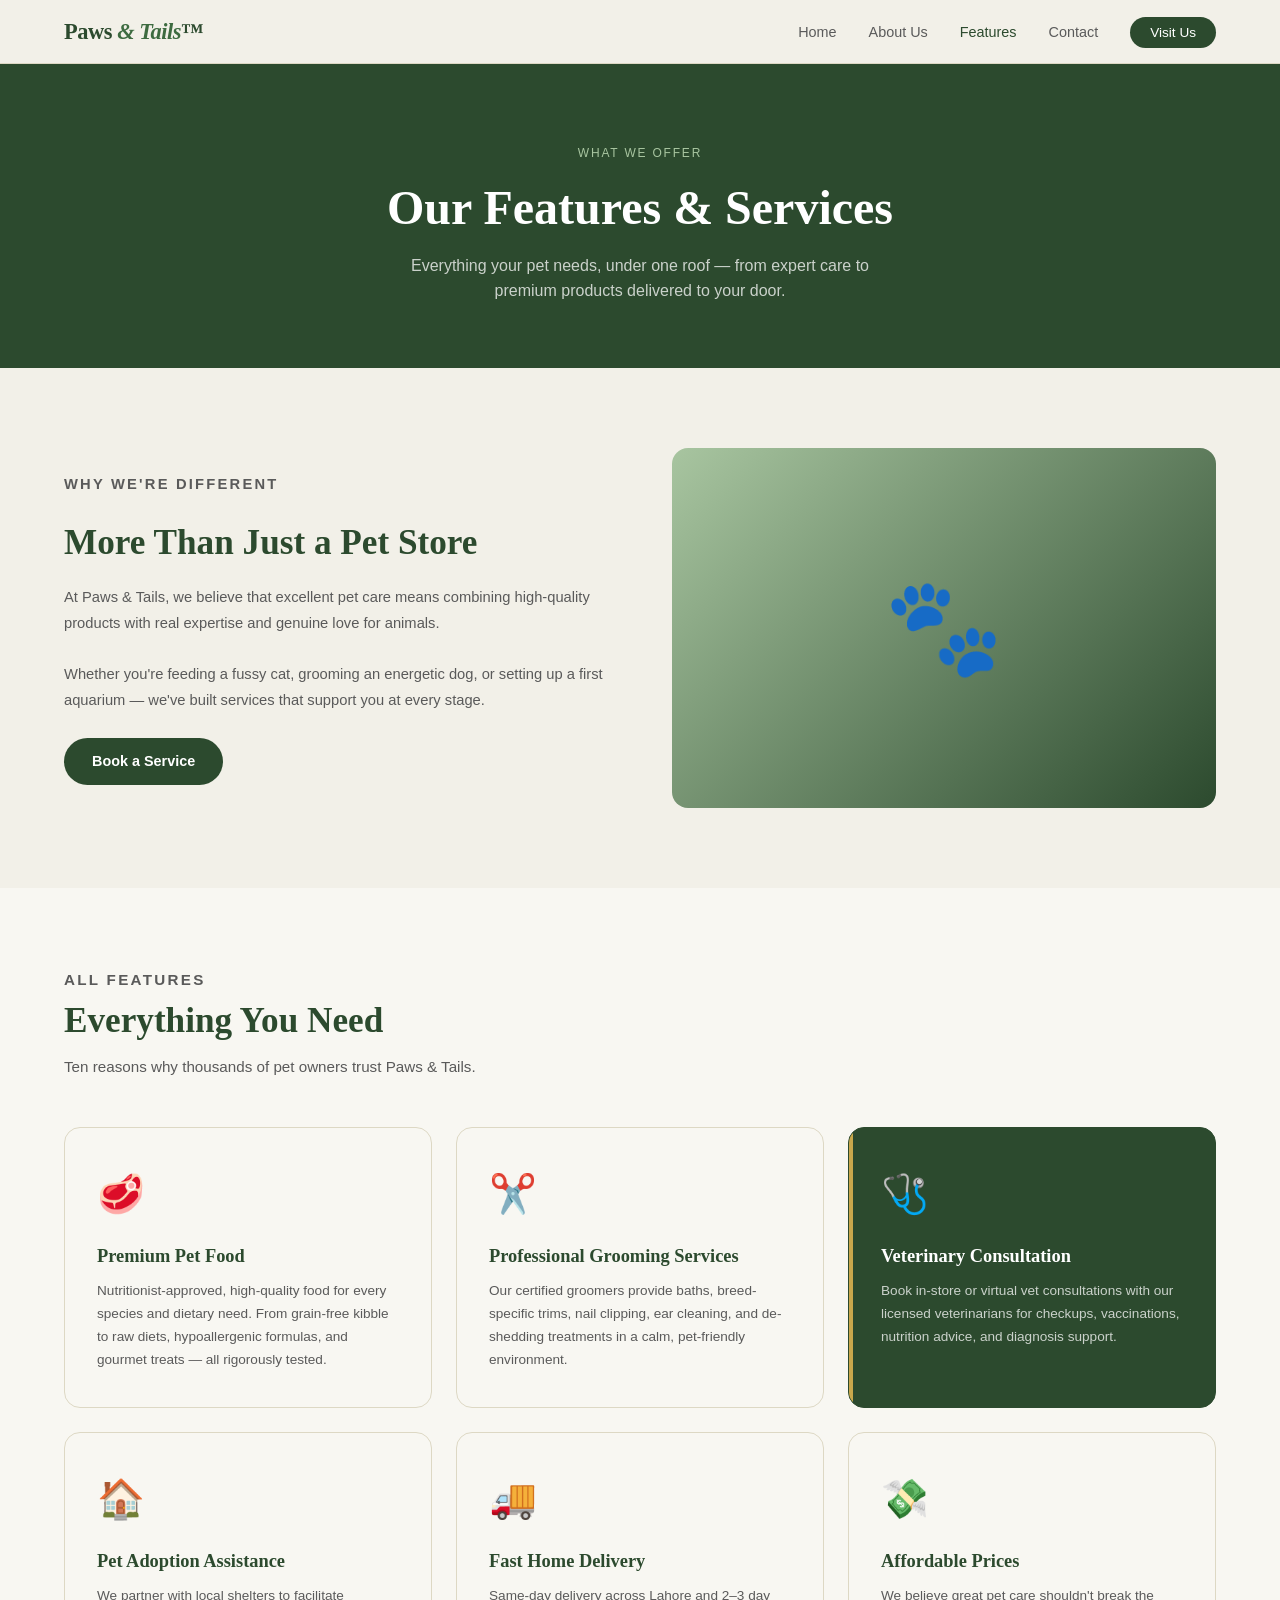
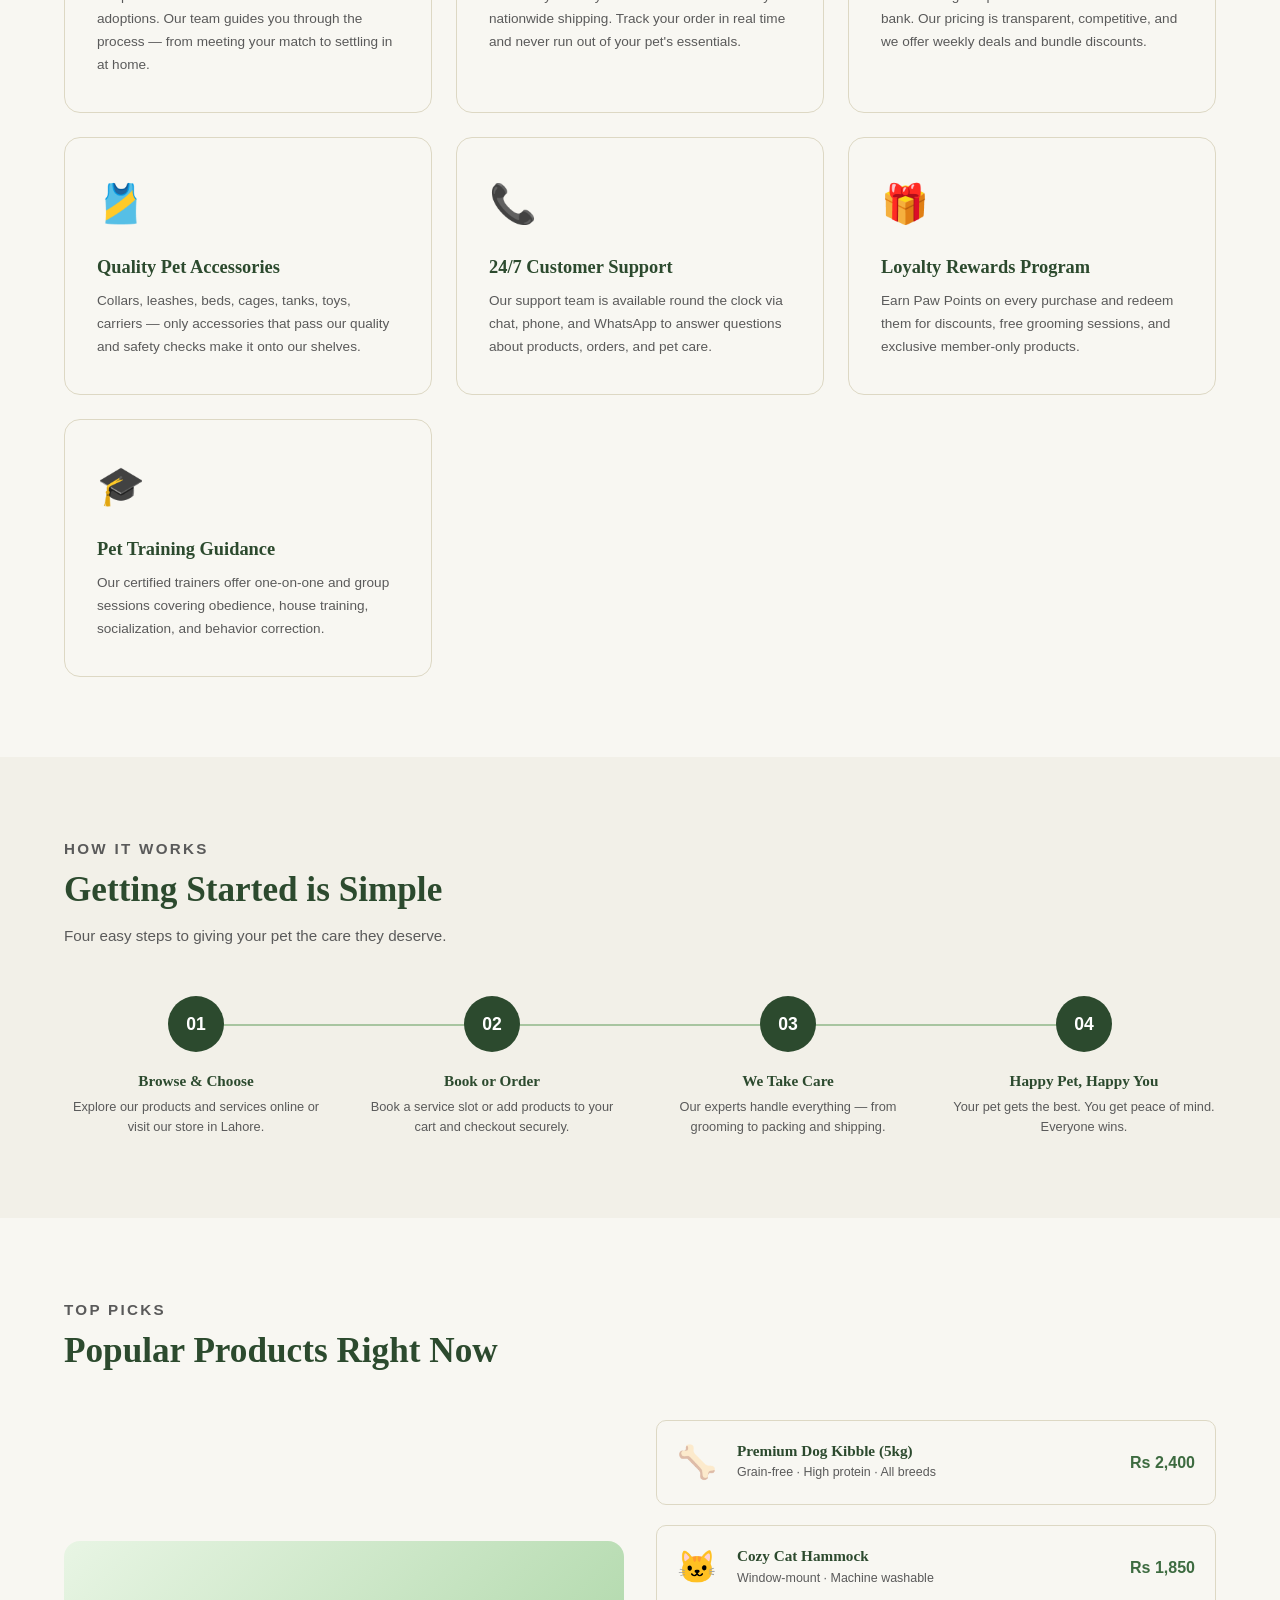
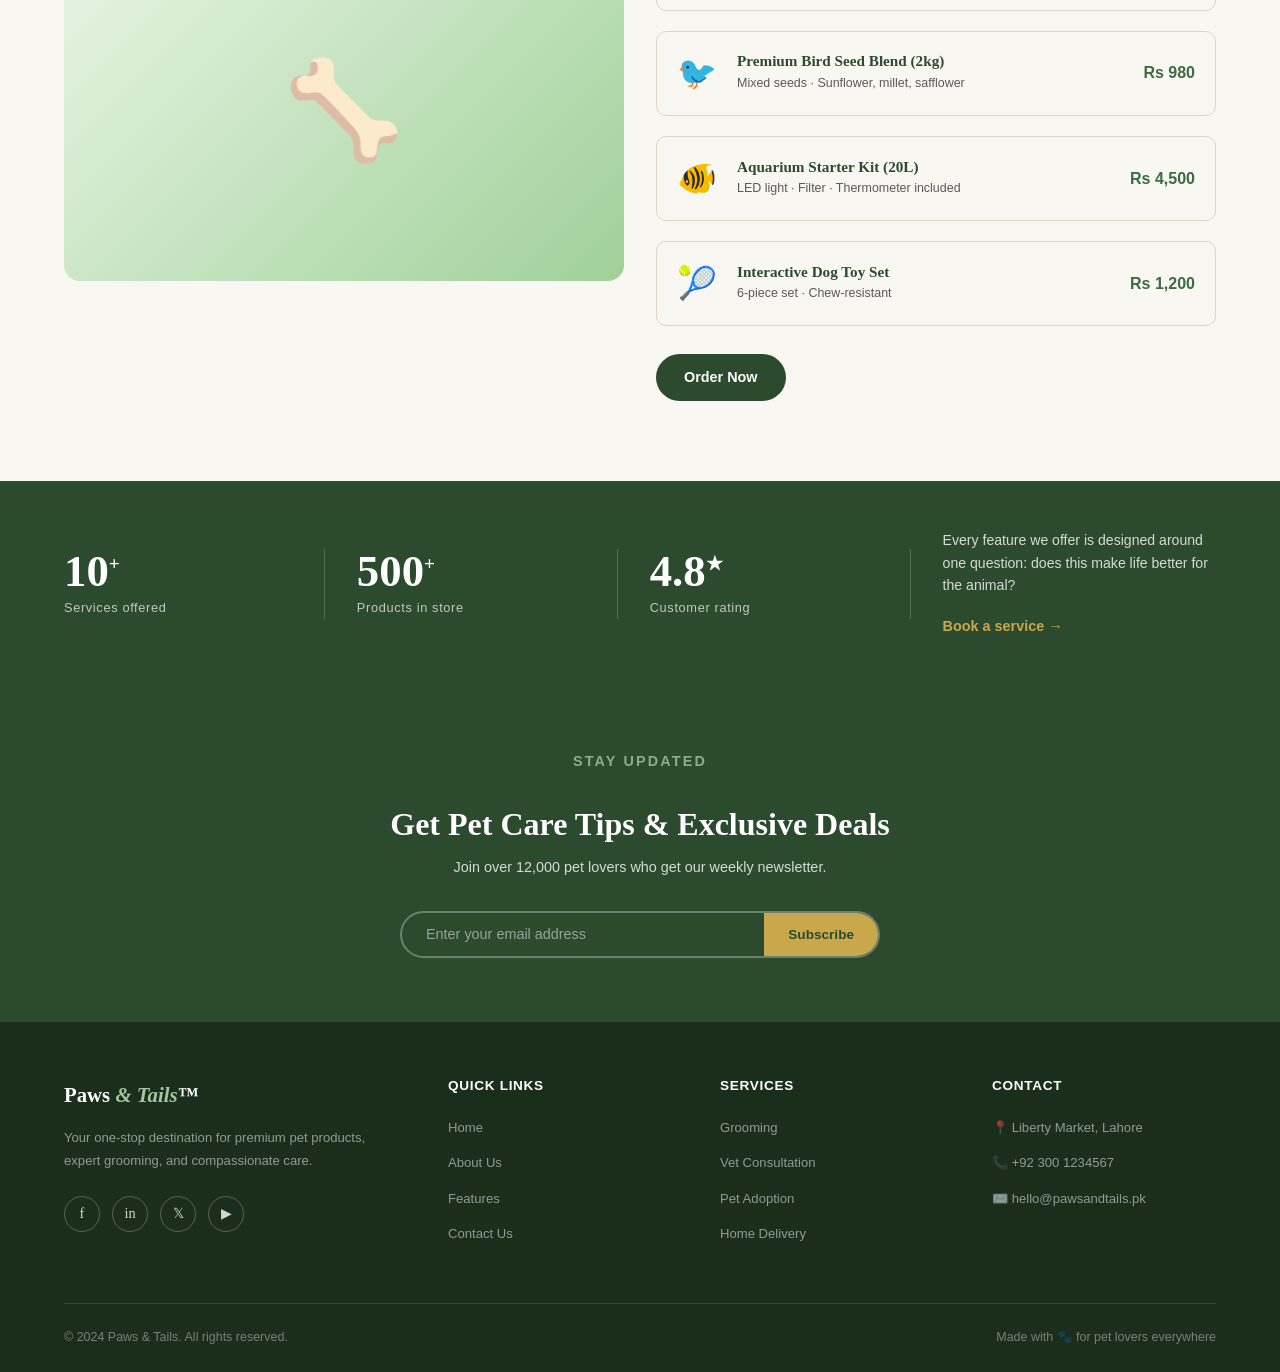
<file: features.html>
<!DOCTYPE html>
<html lang="en">
<head>
  <meta charset="UTF-8" />
  <meta name="viewport" content="width=device-width, initial-scale=1.0" />
  <title>Features – Paws & Tails</title>
  <link rel="stylesheet" href="style.css" />
</head>
<body>

  <!-- NAVBAR -->
  <nav class="navbar">
    <div class="logo">Paws <span>&amp; Tails</span>™</div>
    <ul class="nav-links">
      <li><a href="index.html">Home</a></li>
      <li><a href="about.html" class="nav-hidden">About Us</a></li>
      <li><a href="features.html" class="active">Features</a></li>
      <li><a href="contact.html" class="nav-hidden">Contact</a></li>
      <li><a href="contact.html" class="nav-cta">Visit Us</a></li>
    </ul>
  </nav>

  <!-- PAGE HERO -->
  <div class="page-hero">
    <div class="eyebrow">What We Offer</div>
    <h1>Our Features &amp; Services</h1>
    <p>Everything your pet needs, under one roof — from expert care to premium products delivered to your door.</p>
  </div>

  <!-- INTRO -->
  <section class="section">
    <div class="features-intro">
      <div class="content">
        <p class="section-eyebrow">Why We're Different</p>
        <h2>More Than Just a Pet Store</h2>
        <p>At Paws &amp; Tails, we believe that excellent pet care means combining high-quality products with real expertise and genuine love for animals.</p>
        <p>Whether you're feeding a fussy cat, grooming an energetic dog, or setting up a first aquarium — we've built services that support you at every stage.</p>
        <a href="contact.html" class="btn-primary">Book a Service</a>
      </div>
      <div class="feat-intro-img">🐾</div>
    </div>
  </section>

  <!-- 10 FEATURE CARDS -->
  <section class="section" style="background-color:var(--card-bg);">
    <div class="section-header">
      <p class="section-eyebrow">All Features</p>
      <h2>Everything You Need</h2>
      <p>Ten reasons why thousands of pet owners trust Paws &amp; Tails.</p>
    </div>
    <div class="features-main-grid">
      <div class="feature-card-large">
        <span class="feat-icon">🥩</span>
        <h3>Premium Pet Food</h3>
        <p>Nutritionist-approved, high-quality food for every species and dietary need. From grain-free kibble to raw diets, hypoallergenic formulas, and gourmet treats — all rigorously tested.</p>
      </div>
      <div class="feature-card-large">
        <span class="feat-icon">✂️</span>
        <h3>Professional Grooming Services</h3>
        <p>Our certified groomers provide baths, breed-specific trims, nail clipping, ear cleaning, and de-shedding treatments in a calm, pet-friendly environment.</p>
      </div>
      <div class="feature-card-large highlight">
        <span class="feat-icon">🩺</span>
        <h3>Veterinary Consultation</h3>
        <p>Book in-store or virtual vet consultations with our licensed veterinarians for checkups, vaccinations, nutrition advice, and diagnosis support.</p>
      </div>
      <div class="feature-card-large">
        <span class="feat-icon">🏠</span>
        <h3>Pet Adoption Assistance</h3>
        <p>We partner with local shelters to facilitate adoptions. Our team guides you through the process — from meeting your match to settling in at home.</p>
      </div>
      <div class="feature-card-large">
        <span class="feat-icon">🚚</span>
        <h3>Fast Home Delivery</h3>
        <p>Same-day delivery across Lahore and 2–3 day nationwide shipping. Track your order in real time and never run out of your pet's essentials.</p>
      </div>
      <div class="feature-card-large">
        <span class="feat-icon">💸</span>
        <h3>Affordable Prices</h3>
        <p>We believe great pet care shouldn't break the bank. Our pricing is transparent, competitive, and we offer weekly deals and bundle discounts.</p>
      </div>
      <div class="feature-card-large">
        <span class="feat-icon">🎽</span>
        <h3>Quality Pet Accessories</h3>
        <p>Collars, leashes, beds, cages, tanks, toys, carriers — only accessories that pass our quality and safety checks make it onto our shelves.</p>
      </div>
      <div class="feature-card-large">
        <span class="feat-icon">📞</span>
        <h3>24/7 Customer Support</h3>
        <p>Our support team is available round the clock via chat, phone, and WhatsApp to answer questions about products, orders, and pet care.</p>
      </div>
      <div class="feature-card-large">
        <span class="feat-icon">🎁</span>
        <h3>Loyalty Rewards Program</h3>
        <p>Earn Paw Points on every purchase and redeem them for discounts, free grooming sessions, and exclusive member-only products.</p>
      </div>
      <div class="feature-card-large">
        <span class="feat-icon">🎓</span>
        <h3>Pet Training Guidance</h3>
        <p>Our certified trainers offer one-on-one and group sessions covering obedience, house training, socialization, and behavior correction.</p>
      </div>
    </div>
  </section>

  <!-- HOW IT WORKS -->
  <section class="section">
    <div class="section-header">
      <p class="section-eyebrow">How It Works</p>
      <h2>Getting Started is Simple</h2>
      <p>Four easy steps to giving your pet the care they deserve.</p>
    </div>
    <div class="process-steps">
      <div class="process-step"><div class="step-circle">01</div><h4>Browse &amp; Choose</h4><p>Explore our products and services online or visit our store in Lahore.</p></div>
      <div class="process-step"><div class="step-circle">02</div><h4>Book or Order</h4><p>Book a service slot or add products to your cart and checkout securely.</p></div>
      <div class="process-step"><div class="step-circle">03</div><h4>We Take Care</h4><p>Our experts handle everything — from grooming to packing and shipping.</p></div>
      <div class="process-step"><div class="step-circle">04</div><h4>Happy Pet, Happy You</h4><p>Your pet gets the best. You get peace of mind. Everyone wins.</p></div>
    </div>
  </section>

  <!-- PRODUCT SHOWCASE -->
  <section class="section" style="background-color:var(--card-bg);">
    <div class="section-header">
      <p class="section-eyebrow">Top Picks</p>
      <h2>Popular Products Right Now</h2>
    </div>
    <div class="product-showcase">
      <div class="prod-img-lg pi1">🦴</div>
      <div class="product-list">
        <div class="product-row"><div class="pr-icon">🦴</div><div><h4>Premium Dog Kibble (5kg)</h4><p>Grain-free · High protein · All breeds</p></div><div class="pr-price">Rs 2,400</div></div>
        <div class="product-row"><div class="pr-icon">🐱</div><div><h4>Cozy Cat Hammock</h4><p>Window-mount · Machine washable</p></div><div class="pr-price">Rs 1,850</div></div>
        <div class="product-row"><div class="pr-icon">🐦</div><div><h4>Premium Bird Seed Blend (2kg)</h4><p>Mixed seeds · Sunflower, millet, safflower</p></div><div class="pr-price">Rs 980</div></div>
        <div class="product-row"><div class="pr-icon">🐠</div><div><h4>Aquarium Starter Kit (20L)</h4><p>LED light · Filter · Thermometer included</p></div><div class="pr-price">Rs 4,500</div></div>
        <div class="product-row"><div class="pr-icon">🎾</div><div><h4>Interactive Dog Toy Set</h4><p>6-piece set · Chew-resistant</p></div><div class="pr-price">Rs 1,200</div></div>
        <a href="contact.html" class="btn-primary" style="align-self:flex-start;margin-top:0.5rem;">Order Now</a>
      </div>
    </div>
  </section>

  <!-- STATS BAND -->
  <div class="stats-band">
    <div class="stat-item"><div class="stat-number">10<sup>+</sup></div><div class="stat-label">Services offered</div></div>
    <div class="stat-item"><div class="stat-number">500<sup>+</sup></div><div class="stat-label">Products in store</div></div>
    <div class="stat-item"><div class="stat-number">4.8<sup>★</sup></div><div class="stat-label">Customer rating</div></div>
    <div class="stat-desc">
      <p>Every feature we offer is designed around one question: does this make life better for the animal?</p>
      <a href="contact.html" class="btn-gold">Book a service →</a>
    </div>
  </div>

  <!-- NEWSLETTER -->
  <div class="newsletter-section">
    <p class="section-eyebrow" style="color:var(--light-green);">Stay Updated</p>
    <h2>Get Pet Care Tips &amp; Exclusive Deals</h2>
    <p>Join over 12,000 pet lovers who get our weekly newsletter.</p>
    <div class="newsletter-form">
      <input type="email" placeholder="Enter your email address" />
      <button type="button">Subscribe</button>
    </div>
  </div>

  <!-- FOOTER -->
  <footer>
    <div class="footer-grid">
      <div class="footer-brand">
        <div class="logo">Paws <span>&amp; Tails</span>™</div>
        <p>Your one-stop destination for premium pet products, expert grooming, and compassionate care.</p>
        <div class="social-icons"><a href="#">f</a><a href="#">in</a><a href="#">𝕏</a><a href="#">▶</a></div>
      </div>
      <div class="footer-col"><h4>Quick Links</h4><ul><li><a href="index.html">Home</a></li><li><a href="about.html">About Us</a></li><li><a href="features.html">Features</a></li><li><a href="contact.html">Contact Us</a></li></ul></div>
      <div class="footer-col"><h4>Services</h4><ul><li><a href="#">Grooming</a></li><li><a href="#">Vet Consultation</a></li><li><a href="#">Pet Adoption</a></li><li><a href="#">Home Delivery</a></li></ul></div>
      <div class="footer-col"><h4>Contact</h4><ul><li><a href="#">📍 Liberty Market, Lahore</a></li><li><a href="#">📞 +92 300 1234567</a></li><li><a href="#">✉️ hello@pawsandtails.pk</a></li></ul></div>
    </div>
    <div class="footer-bottom">
      <p>© 2024 Paws &amp; Tails. All rights reserved.</p>
      <p>Made with 🐾 for pet lovers everywhere</p>
    </div>
  </footer>

</body>
</html>
</file>
<file: style.css>
/* ===== ROOT VARIABLES ===== */
:root {
  --cream: #f2f0e8;
  --dark-green: #2c4a2e;
  --mid-green: #3d6b40;
  --light-green: #a8c5a0;
  --accent-gold: #c9a84c;
  --text-dark: #1a1a1a;
  --text-muted: #5a5a5a;
  --white: #ffffff;
  --card-bg: #f8f7f2;
  --border: #ddd8c4;
}

/* ===== RESET & BASE ===== */
*, *::before, *::after { box-sizing: border-box; margin: 0; padding: 0; }
html { scroll-behavior: smooth; }
body { font-family: 'Georgia', serif; background-color: var(--cream); color: var(--text-dark); line-height: 1.6; }
img { max-width: 100%; display: block; }
a { text-decoration: none; color: inherit; }
ul { list-style: none; }

/* ===== TYPOGRAPHY ===== */
h1, h2, h3, h4 { font-family: 'Georgia', serif; line-height: 1.2; }

.section-eyebrow {
  font-family: 'Arial', sans-serif;
  font-size: 0.75rem;
  letter-spacing: 0.15em;
  text-transform: uppercase;
  color: var(--mid-green);
  font-weight: 600;
  margin-bottom: 0.5rem;
}

/* ===== NAVBAR ===== */
.navbar {
  position: sticky;
  top: 0;
  z-index: 1000;
  background-color: var(--cream);
  border-bottom: 1px solid var(--border);
  padding: 0 5%;
  display: flex;
  align-items: center;
  justify-content: space-between;
  height: 64px;
}
.navbar .logo { font-size: 1.4rem; font-weight: 700; color: var(--dark-green); letter-spacing: -0.02em; }
.navbar .logo span { font-style: italic; color: var(--mid-green); }
.nav-links { display: flex; gap: 2rem; align-items: center; }
.nav-links a { font-family: 'Arial', sans-serif; font-size: 0.9rem; color: var(--text-muted); transition: color 0.2s; }
.nav-links a:hover, .nav-links a.active { color: var(--dark-green); }
.nav-cta { background-color: var(--dark-green); color: var(--white) !important; padding: 0.5rem 1.25rem; border-radius: 50px; font-size: 0.85rem !important; transition: background-color 0.2s !important; }
.nav-cta:hover { background-color: var(--mid-green) !important; color: var(--white) !important; }

/* ===== BUTTONS ===== */
.btn-primary { display: inline-block; background-color: var(--dark-green); color: var(--white); padding: 0.75rem 1.75rem; border-radius: 50px; font-family: 'Arial', sans-serif; font-size: 0.9rem; font-weight: 600; transition: background-color 0.2s; cursor: pointer; border: none; }
.btn-primary:hover { background-color: var(--mid-green); }
.btn-outline { display: inline-block; background-color: transparent; color: var(--dark-green); border: 2px solid var(--dark-green); padding: 0.7rem 1.75rem; border-radius: 50px; font-family: 'Arial', sans-serif; font-size: 0.9rem; font-weight: 600; transition: all 0.2s; cursor: pointer; }
.btn-outline:hover { background-color: var(--dark-green); color: var(--white); }
.btn-gold { display: inline-block; background-color: transparent; color: var(--accent-gold); border: none; font-family: 'Arial', sans-serif; font-size: 0.9rem; font-weight: 600; cursor: pointer; transition: opacity 0.2s; }
.btn-gold:hover { opacity: 0.75; }

/* ===== SECTIONS ===== */
.section { padding: 5rem 5%; }
.section-sm { padding: 3rem 5%; }
.section-header { margin-bottom: 3rem; }
.section-header h2 { font-size: 2.2rem; color: var(--dark-green); margin-bottom: 0.75rem; }
.section-header p { font-family: 'Arial', sans-serif; font-size: 0.95rem; color: var(--text-muted); max-width: 480px; }
.section-header-row { display: flex; justify-content: space-between; align-items: flex-end; margin-bottom: 3rem; }

/* ===== STATS BAND ===== */
.stats-band { background-color: var(--dark-green); color: var(--white); padding: 3rem 5%; display: flex; align-items: center; }
.stat-item { flex: 1; padding: 0 2rem; border-right: 1px solid rgba(255,255,255,0.2); }
.stat-item:first-child { padding-left: 0; }
.stat-item:last-child { border-right: none; }
.stat-item .stat-number { font-size: 2.8rem; font-weight: 700; line-height: 1; }
.stat-item .stat-number sup { font-size: 1.2rem; vertical-align: super; }
.stat-item .stat-label { font-family: 'Arial', sans-serif; font-size: 0.8rem; opacity: 0.7; margin-top: 0.3rem; letter-spacing: 0.05em; }
.stats-band .stat-desc { flex: 1.2; padding-left: 2rem; }
.stats-band .stat-desc p { font-family: 'Arial', sans-serif; font-size: 0.88rem; opacity: 0.8; line-height: 1.6; margin-bottom: 1rem; }

/* ===== GRIDS ===== */
.cards-grid { display: grid; gap: 1.5rem; }
.cards-grid-3 { grid-template-columns: repeat(3, 1fr); }
.cards-grid-4 { grid-template-columns: repeat(4, 1fr); }
.cards-grid-2 { grid-template-columns: repeat(2, 1fr); }

/* ===== SERVICE CARD ===== */
.service-card { background-color: var(--card-bg); padding: 2rem; border-radius: 12px; border: 1px solid var(--border); }
.service-card .card-icon { font-size: 2rem; margin-bottom: 1rem; color: var(--mid-green); }
.service-card h3 { font-size: 1.1rem; color: var(--dark-green); margin-bottom: 0.6rem; }
.service-card p { font-family: 'Arial', sans-serif; font-size: 0.85rem; color: var(--text-muted); line-height: 1.6; margin-bottom: 1rem; }
.service-card .view-more { font-family: 'Arial', sans-serif; font-size: 0.85rem; color: var(--dark-green); font-weight: 600; display: flex; align-items: center; gap: 0.3rem; transition: gap 0.2s; }
.service-card .view-more:hover { gap: 0.6rem; }

/* ===== TEAM ===== */
.team-grid { display: grid; grid-template-columns: repeat(4, 1fr); gap: 1.5rem; }
.team-card { border-radius: 12px; overflow: hidden; position: relative; }
.team-card .team-placeholder { width: 100%; height: 280px; display: flex; align-items: center; justify-content: center; font-size: 4rem; }
.team-card .team-overlay { position: absolute; bottom: 0; left: 0; right: 0; background: linear-gradient(to top, rgba(44,74,46,0.9) 0%, transparent 100%); padding: 1.5rem 1rem 1rem; color: var(--white); }
.team-card .team-overlay .eyebrow { font-family: 'Arial', sans-serif; font-size: 0.65rem; letter-spacing: 0.12em; text-transform: uppercase; opacity: 0.75; margin-bottom: 0.25rem; }
.team-card .team-overlay h3 { font-size: 1.1rem; }
.team-card .team-overlay p { font-family: 'Arial', sans-serif; font-size: 0.8rem; opacity: 0.8; margin-top: 0.3rem; }

/* ===== TESTIMONIALS ===== */
.testimonial-card { background-color: var(--card-bg); border: 1px solid var(--border); border-radius: 12px; padding: 2rem; }
.testimonial-card .stars { color: var(--accent-gold); font-size: 1rem; margin-bottom: 1rem; }
.testimonial-card p { font-family: 'Arial', sans-serif; font-size: 0.88rem; color: var(--text-muted); line-height: 1.7; margin-bottom: 1.5rem; }
.testimonial-card .reviewer { display: flex; align-items: center; gap: 0.75rem; }
.testimonial-card .reviewer .avatar-placeholder { width: 40px; height: 40px; border-radius: 50%; display: flex; align-items: center; justify-content: center; font-size: 1.2rem; flex-shrink: 0; }
.testimonial-card .reviewer .name { font-size: 0.9rem; font-weight: 700; color: var(--dark-green); }
.testimonial-card .reviewer .role { font-family: 'Arial', sans-serif; font-size: 0.75rem; color: var(--text-muted); }

/* ===== NEWSLETTER ===== */
.newsletter-section { background-color: var(--dark-green); padding: 4rem 5%; text-align: center; color: var(--white); }
.newsletter-section h2 { font-size: 2rem; margin-bottom: 0.75rem; }
.newsletter-section p { font-family: 'Arial', sans-serif; font-size: 0.9rem; opacity: 0.8; margin-bottom: 2rem; }
.newsletter-form { display: flex; max-width: 480px; margin: 0 auto; border-radius: 50px; overflow: hidden; border: 2px solid rgba(255,255,255,0.3); }
.newsletter-form input { flex: 1; padding: 0.85rem 1.5rem; background: transparent; border: none; outline: none; color: var(--white); font-family: 'Arial', sans-serif; font-size: 0.9rem; }
.newsletter-form input::placeholder { color: rgba(255,255,255,0.5); }
.newsletter-form button { padding: 0.85rem 1.5rem; background-color: var(--accent-gold); border: none; cursor: pointer; color: var(--dark-green); font-family: 'Arial', sans-serif; font-weight: 700; font-size: 0.85rem; transition: opacity 0.2s; }
.newsletter-form button:hover { opacity: 0.85; }

/* ===== FOOTER ===== */
footer { background-color: #1a2e1b; color: rgba(255,255,255,0.8); padding: 3.5rem 5% 1.5rem; }
.footer-grid { display: grid; grid-template-columns: 1.5fr 1fr 1fr 1fr; gap: 3rem; margin-bottom: 3rem; }
.footer-brand .logo { font-size: 1.3rem; font-weight: 700; color: var(--white); margin-bottom: 1rem; }
.footer-brand .logo span { font-style: italic; color: var(--light-green); }
.footer-brand p { font-family: 'Arial', sans-serif; font-size: 0.82rem; opacity: 0.65; line-height: 1.7; margin-bottom: 1.5rem; }
.social-icons { display: flex; gap: 0.75rem; }
.social-icons a { width: 36px; height: 36px; border-radius: 50%; border: 1px solid rgba(255,255,255,0.25); display: flex; align-items: center; justify-content: center; font-size: 0.9rem; transition: background-color 0.2s; }
.social-icons a:hover { background-color: var(--mid-green); }
.footer-col h4 { font-family: 'Arial', sans-serif; font-size: 0.85rem; font-weight: 700; color: var(--white); letter-spacing: 0.05em; text-transform: uppercase; margin-bottom: 1.25rem; }
.footer-col ul li { margin-bottom: 0.6rem; }
.footer-col ul li a { font-family: 'Arial', sans-serif; font-size: 0.82rem; opacity: 0.65; transition: opacity 0.2s; }
.footer-col ul li a:hover { opacity: 1; }
.footer-bottom { border-top: 1px solid rgba(255,255,255,0.1); padding-top: 1.5rem; display: flex; justify-content: space-between; align-items: center; }
.footer-bottom p { font-family: 'Arial', sans-serif; font-size: 0.78rem; opacity: 0.5; }

/* ===== CATEGORY CARDS ===== */
.category-card { border-radius: 12px; overflow: hidden; position: relative; height: 200px; cursor: pointer; }
.category-card .img-placeholder { width: 100%; height: 100%; display: flex; align-items: center; justify-content: center; font-size: 4rem; }
.category-card:hover .img-placeholder { filter: brightness(1.1); }
.category-card .cat-label { position: absolute; bottom: 0; left: 0; right: 0; background: linear-gradient(to top, rgba(44,74,46,0.85), transparent); color: var(--white); padding: 1.2rem 1rem 0.75rem; font-family: 'Arial', sans-serif; font-weight: 700; font-size: 1rem; }

/* ===== PRODUCT CARDS ===== */
.product-card { background-color: var(--card-bg); border: 1px solid var(--border); border-radius: 12px; overflow: hidden; transition: transform 0.2s; }
.product-card:hover { transform: translateY(-4px); }
.product-card .prod-img { height: 180px; display: flex; align-items: center; justify-content: center; font-size: 3.5rem; }
.product-card .product-info { padding: 1rem 1.25rem 1.25rem; }
.product-card .product-info h4 { font-size: 1rem; color: var(--dark-green); margin-bottom: 0.3rem; }
.product-card .product-info .price { font-family: 'Arial', sans-serif; font-size: 1.1rem; font-weight: 700; color: var(--mid-green); }
.product-card .product-info .price-sub { font-family: 'Arial', sans-serif; font-size: 0.78rem; color: var(--text-muted); margin-bottom: 0.75rem; }

/* ===== PAGE HERO ===== */
.page-hero { background-color: var(--dark-green); color: var(--white); padding: 5rem 5% 4rem; text-align: center; }
.page-hero .eyebrow { font-family: 'Arial', sans-serif; font-size: 0.75rem; letter-spacing: 0.15em; text-transform: uppercase; color: var(--light-green); margin-bottom: 1rem; }
.page-hero h1 { font-size: 3rem; margin-bottom: 1rem; }
.page-hero p { font-family: 'Arial', sans-serif; font-size: 1rem; opacity: 0.75; max-width: 500px; margin: 0 auto; }

/* ===== CONTACT ===== */
.contact-grid { display: grid; grid-template-columns: 1fr 1.4fr; gap: 4rem; align-items: start; }
.contact-info h2 { font-size: 1.8rem; color: var(--dark-green); margin-bottom: 1.5rem; }
.contact-detail { display: flex; gap: 1rem; margin-bottom: 1.5rem; align-items: flex-start; }
.contact-detail .icon { width: 44px; height: 44px; background-color: rgba(44,74,46,0.1); border-radius: 50%; display: flex; align-items: center; justify-content: center; font-size: 1.1rem; flex-shrink: 0; color: var(--mid-green); }
.contact-detail h4 { font-size: 0.9rem; color: var(--dark-green); margin-bottom: 0.25rem; }
.contact-detail p { font-family: 'Arial', sans-serif; font-size: 0.85rem; color: var(--text-muted); }
.contact-form { background-color: var(--card-bg); border: 1px solid var(--border); border-radius: 16px; padding: 2.5rem; }
.contact-form h3 { font-size: 1.4rem; color: var(--dark-green); margin-bottom: 2rem; }
.form-group { margin-bottom: 1.25rem; }
.form-group label { display: block; font-family: 'Arial', sans-serif; font-size: 0.82rem; font-weight: 600; color: var(--text-dark); margin-bottom: 0.4rem; }
.form-group input, .form-group select, .form-group textarea { width: 100%; padding: 0.75rem 1rem; border: 1.5px solid var(--border); border-radius: 8px; background-color: var(--white); font-family: 'Arial', sans-serif; font-size: 0.88rem; color: var(--text-dark); outline: none; transition: border-color 0.2s; }
.form-group input:focus, .form-group select:focus, .form-group textarea:focus { border-color: var(--mid-green); }
.form-group textarea { resize: vertical; min-height: 120px; }
.form-row { display: grid; grid-template-columns: 1fr 1fr; gap: 1rem; }
.hours-table { width: 100%; border-collapse: collapse; font-family: 'Arial', sans-serif; font-size: 0.85rem; margin-top: 1rem; }
.hours-table tr { border-bottom: 1px solid var(--border); }
.hours-table td { padding: 0.65rem 0; color: var(--text-muted); }
.hours-table td:first-child { color: var(--text-dark); font-weight: 600; }
.hours-table td:last-child { text-align: right; }
.hours-table tr.today td { color: var(--mid-green); font-weight: 700; }
.social-links-row { display: flex; gap: 1rem; margin-top: 1.5rem; flex-wrap: wrap; }
.social-link-btn { display: flex; align-items: center; gap: 0.5rem; padding: 0.55rem 1rem; border: 1.5px solid var(--border); border-radius: 50px; font-family: 'Arial', sans-serif; font-size: 0.82rem; color: var(--text-muted); transition: all 0.2s; }
.social-link-btn:hover { border-color: var(--mid-green); color: var(--mid-green); }
.form-success { display: none; background-color: rgba(44,74,46,0.1); border: 1px solid var(--mid-green); border-radius: 8px; padding: 1rem 1.25rem; font-family: 'Arial', sans-serif; font-size: 0.88rem; color: var(--dark-green); margin-top: 1rem; }

/* ===== MAP ===== */
.map-placeholder { background-color: var(--light-green); border-radius: 16px; height: 320px; display: flex; align-items: center; justify-content: center; flex-direction: column; gap: 1rem; color: var(--dark-green); border: 2px dashed var(--mid-green); }
.map-placeholder .map-icon { font-size: 3rem; }
.map-placeholder p { font-family: 'Arial', sans-serif; font-size: 0.9rem; font-weight: 600; }

/* ===== FAQ ===== */
.faq-grid { display: grid; grid-template-columns: 1fr 1fr; gap: 0 3rem; }
.faq-item { border-bottom: 1px solid var(--border); padding: 1.5rem 0; }
.faq-item h4 { font-size: 1rem; color: var(--dark-green); margin-bottom: 0.5rem; }
.faq-item p { font-family: 'Arial', sans-serif; font-size: 0.88rem; color: var(--text-muted); line-height: 1.7; }

/* ===== FEATURES PAGE ===== */
.features-main-grid { display: grid; grid-template-columns: repeat(3, 1fr); gap: 1.5rem; }
.feature-card-large { background-color: var(--card-bg); border: 1px solid var(--border); border-radius: 16px; padding: 2.25rem 2rem; transition: transform 0.2s, box-shadow 0.2s; position: relative; overflow: hidden; }
.feature-card-large::after { content: ''; position: absolute; top: 0; left: 0; width: 4px; height: 100%; background-color: var(--mid-green); opacity: 0; transition: opacity 0.2s; }
.feature-card-large:hover { transform: translateY(-5px); box-shadow: 0 12px 32px rgba(44,74,46,0.12); }
.feature-card-large:hover::after { opacity: 1; }
.feature-card-large .feat-icon { font-size: 2.4rem; margin-bottom: 1.25rem; display: block; }
.feature-card-large h3 { font-size: 1.15rem; color: var(--dark-green); margin-bottom: 0.7rem; }
.feature-card-large p { font-family: 'Arial', sans-serif; font-size: 0.85rem; color: var(--text-muted); line-height: 1.7; }
.feature-card-large.highlight { background-color: var(--dark-green); border-color: var(--dark-green); }
.feature-card-large.highlight h3 { color: var(--white); }
.feature-card-large.highlight p { color: rgba(255,255,255,0.75); }
.feature-card-large.highlight::after { background-color: var(--accent-gold); opacity: 1; }

/* ===== PROCESS STEPS ===== */
.process-steps { display: grid; grid-template-columns: repeat(4, 1fr); gap: 2rem; position: relative; }
.process-steps::before { content: ''; position: absolute; top: 28px; left: 10%; right: 10%; height: 2px; background: var(--light-green); z-index: 0; }
.process-step { text-align: center; position: relative; z-index: 1; }
.process-step .step-circle { width: 56px; height: 56px; border-radius: 50%; background-color: var(--dark-green); color: var(--white); font-family: 'Arial', sans-serif; font-size: 1.1rem; font-weight: 700; display: flex; align-items: center; justify-content: center; margin: 0 auto 1.25rem; }
.process-step h4 { font-size: 0.95rem; color: var(--dark-green); margin-bottom: 0.4rem; }
.process-step p { font-family: 'Arial', sans-serif; font-size: 0.8rem; color: var(--text-muted); line-height: 1.6; }

/* ===== PRODUCT SHOWCASE ===== */
.product-showcase { display: grid; grid-template-columns: 1fr 1fr; gap: 2rem; align-items: center; }
.product-showcase .prod-img-lg { height: 340px; border-radius: 16px; display: flex; align-items: center; justify-content: center; font-size: 6rem; }
.product-list { display: flex; flex-direction: column; gap: 1.25rem; }
.product-row { display: flex; align-items: center; gap: 1.25rem; padding: 1rem 1.25rem; background-color: var(--card-bg); border: 1px solid var(--border); border-radius: 10px; transition: transform 0.15s; }
.product-row:hover { transform: translateX(4px); }
.product-row .pr-icon { font-size: 2rem; flex-shrink: 0; }
.product-row h4 { font-size: 0.95rem; color: var(--dark-green); margin-bottom: 0.2rem; }
.product-row p { font-family: 'Arial', sans-serif; font-size: 0.78rem; color: var(--text-muted); }
.product-row .pr-price { margin-left: auto; font-family: 'Arial', sans-serif; font-size: 1rem; font-weight: 700; color: var(--mid-green); white-space: nowrap; }

/* ===== ABOUT PAGE ===== */
.about-intro { display: grid; grid-template-columns: 1fr 1fr; gap: 5rem; align-items: center; }
.about-intro .img-placeholder { height: 420px; border-radius: 16px; background: linear-gradient(135deg, var(--light-green), var(--dark-green)); display: flex; align-items: center; justify-content: center; font-size: 5rem; }
.about-intro .content h2 { font-size: 2.2rem; color: var(--dark-green); margin-bottom: 1.25rem; }
.about-intro .content p { font-family: 'Arial', sans-serif; font-size: 0.92rem; color: var(--text-muted); line-height: 1.8; margin-bottom: 1rem; }
.mission-vision { display: grid; grid-template-columns: 1fr 1fr; gap: 2rem; }
.mv-card { padding: 2.5rem; border-radius: 16px; }
.mv-card.mission { background-color: var(--dark-green); color: var(--white); }
.mv-card.vision { background-color: var(--card-bg); border: 1px solid var(--border); }
.mv-card .mv-icon { font-size: 2.5rem; margin-bottom: 1rem; }
.mv-card h3 { font-size: 1.4rem; margin-bottom: 0.75rem; }
.mv-card.mission h3 { color: var(--white); }
.mv-card.vision h3 { color: var(--dark-green); }
.mv-card p { font-family: 'Arial', sans-serif; font-size: 0.9rem; line-height: 1.75; }
.mv-card.mission p { opacity: 0.8; }
.mv-card.vision p { color: var(--text-muted); }
.timeline-item { display: grid; grid-template-columns: 80px 1fr; gap: 1.5rem; margin-bottom: 2.5rem; align-items: start; }
.timeline-year { font-size: 1.3rem; font-weight: 700; color: var(--mid-green); padding-top: 0.15rem; }
.timeline-content h4 { font-size: 1rem; color: var(--dark-green); margin-bottom: 0.4rem; }
.timeline-content p { font-family: 'Arial', sans-serif; font-size: 0.85rem; color: var(--text-muted); line-height: 1.6; }
.why-us-grid { display: grid; grid-template-columns: repeat(3, 1fr); gap: 2rem; }
.why-card { display: flex; gap: 1rem; align-items: flex-start; }
.why-card .w-icon { font-size: 1.8rem; flex-shrink: 0; }
.why-card h4 { font-size: 0.95rem; margin-bottom: 0.3rem; }
.why-card p { font-family: 'Arial', sans-serif; font-size: 0.82rem; line-height: 1.6; }
.value-card { background-color: var(--card-bg); border: 1px solid var(--border); border-radius: 12px; padding: 1.75rem; text-align: center; }
.value-card .v-icon { font-size: 2rem; margin-bottom: 0.75rem; }
.value-card h4 { font-size: 1rem; color: var(--dark-green); margin-bottom: 0.5rem; }
.value-card p { font-family: 'Arial', sans-serif; font-size: 0.82rem; color: var(--text-muted); line-height: 1.6; }

/* ===== HERO (home) ===== */
.hero { display: grid; grid-template-columns: 1fr 1fr; min-height: 540px; background-color: var(--cream); padding: 4rem 5%; gap: 3rem; align-items: center; }
.hero-text { max-width: 520px; }
.hero-text h1 { font-size: 3.4rem; color: var(--dark-green); line-height: 1.1; margin-bottom: 1.25rem; }
.hero-text h1 em { font-style: italic; color: var(--mid-green); }
.hero-text p { font-family: 'Arial', sans-serif; font-size: 0.95rem; color: var(--text-muted); line-height: 1.7; max-width: 400px; margin-bottom: 2rem; }
.hero-buttons { display: flex; gap: 1rem; flex-wrap: wrap; }
.hero-img-placeholder { width: 100%; height: 420px; border-radius: 20px; background: linear-gradient(135deg, #b8d4b8 0%, var(--dark-green) 100%); display: flex; align-items: center; justify-content: center; font-size: 7rem; }

/* ===== COLOUR HELPERS ===== */
.img-placeholder { display: flex; align-items: center; justify-content: center; font-size: 4rem; }
.cat-dogs   { background: linear-gradient(135deg, #8B9D77, #5a7a4a); }
.cat-cats   { background: linear-gradient(135deg, #c9a87c, #a07040); }
.cat-birds  { background: linear-gradient(135deg, #7ecac3, #3d8b84); }
.cat-fish   { background: linear-gradient(135deg, #7aa7d4, #2f6ba8); }
.cat-small  { background: linear-gradient(135deg, #d4a7c9, #9a5a8e); }
.prod-img-1 { background: linear-gradient(135deg, #e8f5e4, #c5dfc0); }
.prod-img-2 { background: linear-gradient(135deg, #fff3d4, #f0d895); }
.prod-img-3 { background: linear-gradient(135deg, #e4ecf5, #b8cfe8); }
.prod-img-4 { background: linear-gradient(135deg, #f5e4e4, #e8b8b8); }
.pi1 { background: linear-gradient(135deg, #e8f5e4, #a0d09a); }
.pi2 { background: linear-gradient(135deg, #fff3d4, #f0d895); }
.tp1 { background: linear-gradient(160deg, #a0c9a0, #4a7a4a); }
.tp2 { background: linear-gradient(160deg, #c9a87c, #7a5a30); }
.tp3 { background: linear-gradient(160deg, #8ab0cc, #3060a0); }
.tp4 { background: linear-gradient(160deg, #c0a8c9, #805090); }
.av1 { background-color: #c5dfc0; }
.av2 { background-color: #f0d895; }
.av3 { background-color: #b8cfe8; }
.feat-intro-img { height: 360px; border-radius: 16px; background: linear-gradient(135deg, var(--light-green), var(--dark-green)); display: flex; align-items: center; justify-content: center; font-size: 6rem; }
.features-intro { display: grid; grid-template-columns: 1fr 1fr; gap: 4rem; align-items: center; }
.features-intro .content h2 { font-size: 2.2rem; color: var(--dark-green); margin-bottom: 1.25rem; }
.features-intro .content p { font-family: 'Arial', sans-serif; font-size: 0.92rem; color: var(--text-muted); line-height: 1.8; margin-bottom: 1.5rem; }

/* ===== RESPONSIVE ===== */
@media (max-width: 1024px) {
  .cards-grid-4 { grid-template-columns: repeat(2, 1fr); }
  .team-grid { grid-template-columns: repeat(2, 1fr); }
  .footer-grid { grid-template-columns: 1fr 1fr; }
  .about-intro { gap: 2.5rem; }
  .features-main-grid { grid-template-columns: repeat(2, 1fr); }
  .process-steps { grid-template-columns: repeat(2, 1fr); }
  .process-steps::before { display: none; }
}
@media (max-width: 768px) {
  .hero { grid-template-columns: 1fr; min-height: auto; gap: 2rem; }
  .hero-text h1 { font-size: 2.4rem; }
  .hero-img-placeholder { height: 280px; }
  .cards-grid-3 { grid-template-columns: 1fr 1fr; }
  .cards-grid-4 { grid-template-columns: 1fr 1fr; }
  .cards-grid-2 { grid-template-columns: 1fr; }
  .team-grid { grid-template-columns: 1fr 1fr; }
  .footer-grid { grid-template-columns: 1fr 1fr; }
  .stats-band { flex-wrap: wrap; gap: 1.5rem; }
  .stat-item { border-right: none; border-bottom: 1px solid rgba(255,255,255,0.2); padding-bottom: 1.5rem; }
  .stats-band .stat-desc { padding-left: 0; flex: 0 0 100%; }
  .section-header-row { flex-direction: column; align-items: flex-start; gap: 1rem; }
  .contact-grid { grid-template-columns: 1fr; }
  .about-intro { grid-template-columns: 1fr; }
  .mission-vision { grid-template-columns: 1fr; }
  .why-us-grid { grid-template-columns: 1fr 1fr; }
  .page-hero h1 { font-size: 2.2rem; }
  .form-row { grid-template-columns: 1fr; }
  .faq-grid { grid-template-columns: 1fr; }
  .product-showcase { grid-template-columns: 1fr; }
  .features-intro { grid-template-columns: 1fr; }
  .nav-links .nav-hidden { display: none; }
}
@media (max-width: 480px) {
  .cards-grid-3 { grid-template-columns: 1fr; }
  .cards-grid-4 { grid-template-columns: 1fr; }
  .features-main-grid { grid-template-columns: 1fr; }
  .process-steps { grid-template-columns: 1fr; }
  .team-grid { grid-template-columns: 1fr; }
  .footer-grid { grid-template-columns: 1fr; }
  .why-us-grid { grid-template-columns: 1fr; }
  .navbar { padding: 0 1rem; }
  .section { padding: 3rem 1rem; }
  .page-hero { padding: 3rem 1rem 2.5rem; }
  .newsletter-form { flex-direction: column; border-radius: 12px; }
  .newsletter-form input { padding: 0.75rem 1.25rem; }
  .newsletter-form button { border-radius: 0 0 10px 10px; padding: 0.75rem; }
}
</file>
